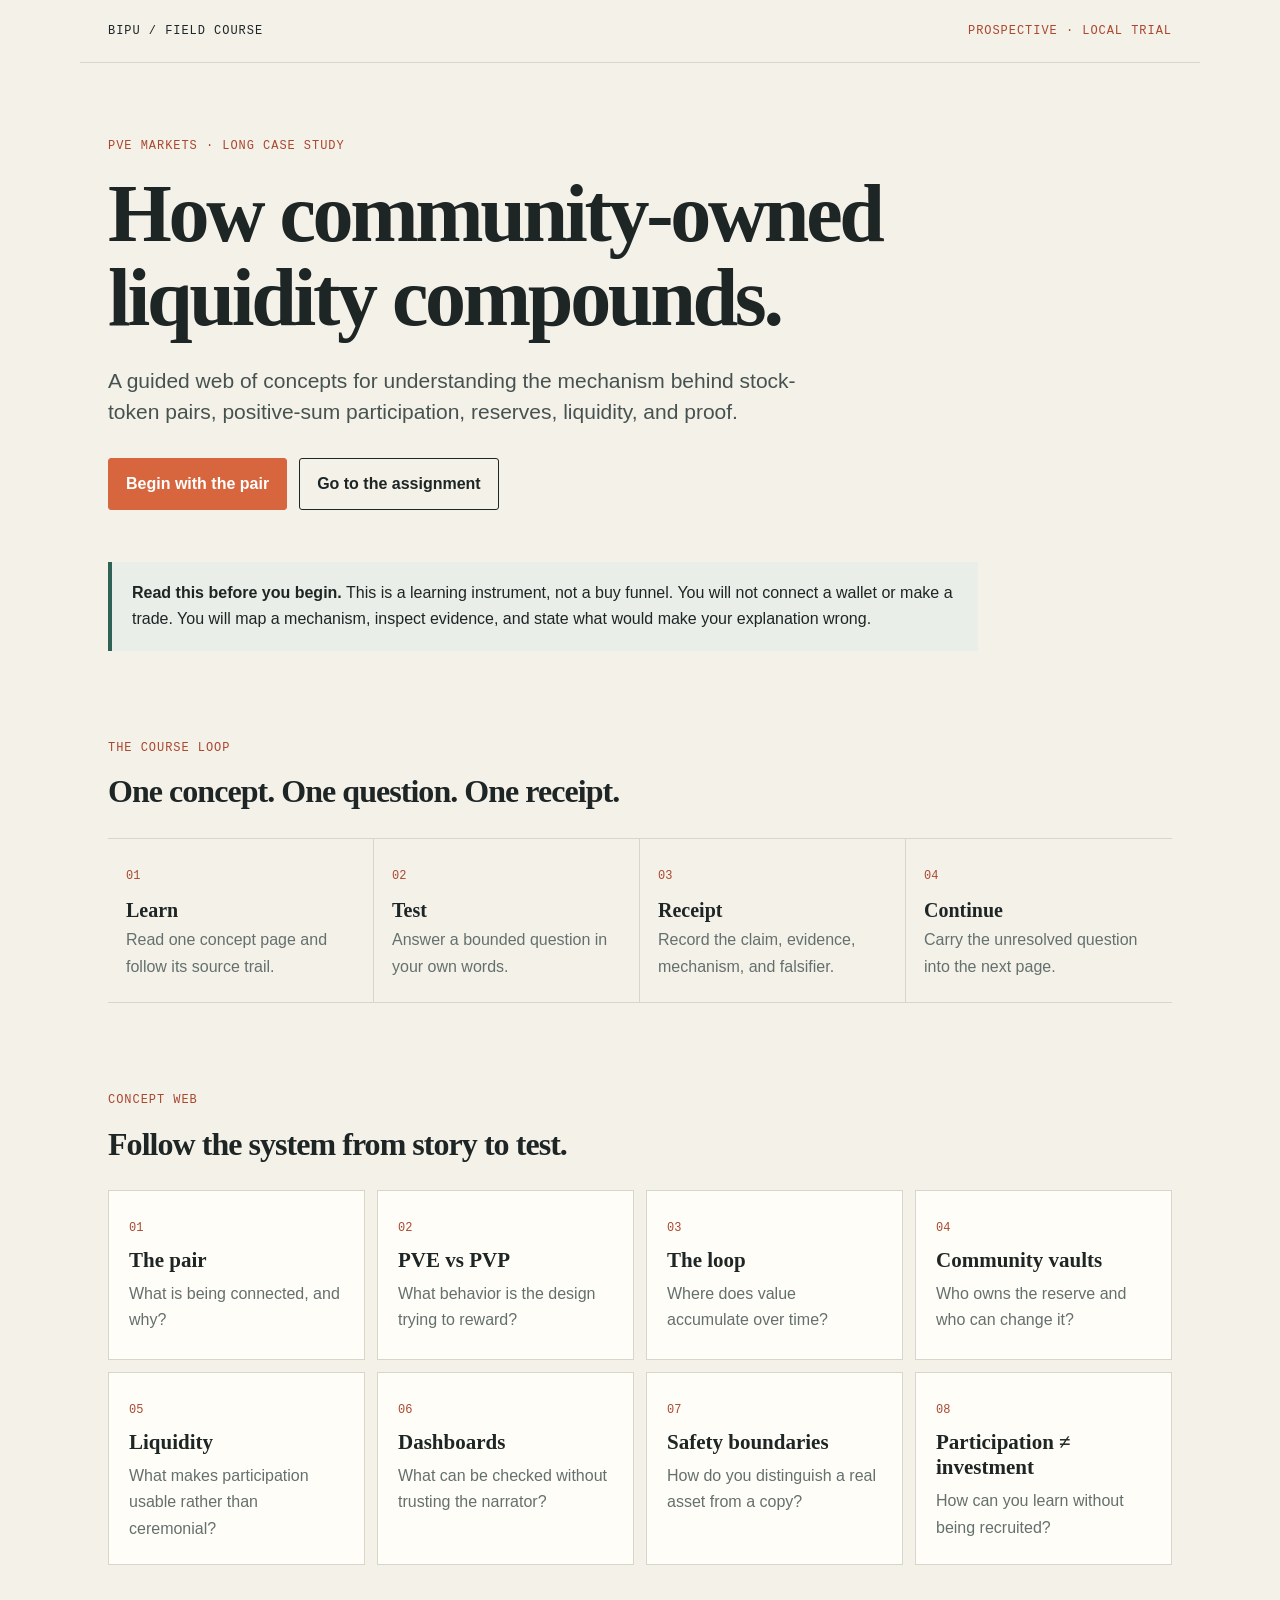
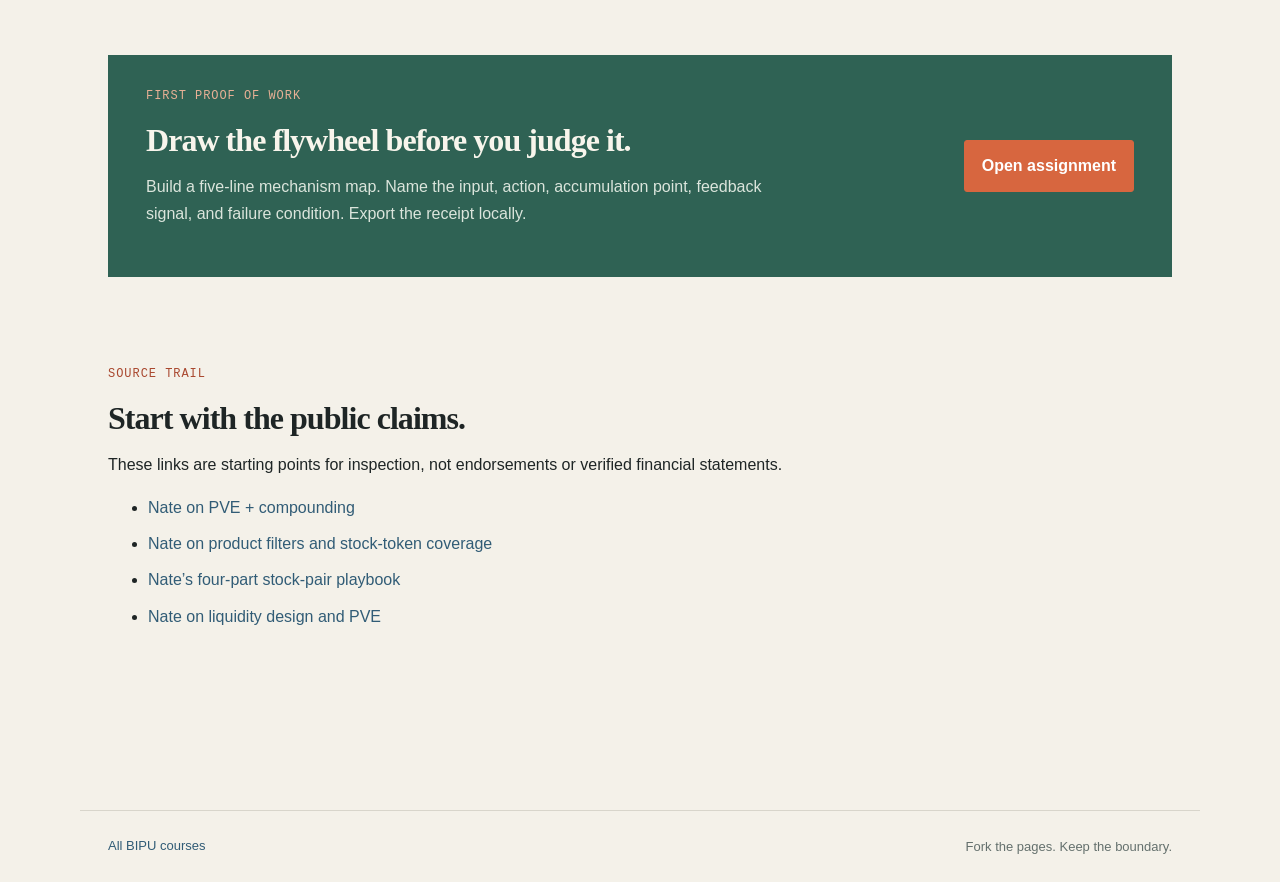
<file: Build In Public University/Courses/PVE Markets - Long Case Study/index.html>
<!doctype html>
<html lang="en"><head><meta charset="utf-8"><meta name="viewport" content="width=device-width,initial-scale=1"><title>PVE Markets — Build In Public University</title><link rel="stylesheet" href="assets/style.css"></head>
<body><header class="site-header"><a class="wordmark" href="index.html">BIPU / FIELD COURSE</a><span class="status">PROSPECTIVE · LOCAL TRIAL</span></header>
<main class="shell"><section class="hero"><p class="eyebrow">PVE MARKETS · LONG CASE STUDY</p><h1>How community-owned liquidity compounds.</h1><p class="lede">A guided web of concepts for understanding the mechanism behind stock-token pairs, positive-sum participation, reserves, liquidity, and proof.</p><div class="hero-actions"><a class="button primary" href="concepts/01-the-pair.html">Begin with the pair</a><a class="button" href="assignment.html">Go to the assignment</a></div></section>
<section class="boundary"><strong>Read this before you begin.</strong> This is a learning instrument, not a buy funnel. You will not connect a wallet or make a trade. You will map a mechanism, inspect evidence, and state what would make your explanation wrong.</section>
<section class="section"><div class="section-heading"><p class="eyebrow">THE COURSE LOOP</p><h2>One concept. One question. One receipt.</h2></div><div class="loop"><div><span>01</span><strong>Learn</strong><p>Read one concept page and follow its source trail.</p></div><div><span>02</span><strong>Test</strong><p>Answer a bounded question in your own words.</p></div><div><span>03</span><strong>Receipt</strong><p>Record the claim, evidence, mechanism, and falsifier.</p></div><div><span>04</span><strong>Continue</strong><p>Carry the unresolved question into the next page.</p></div></div></section>
<section class="section"><div class="section-heading"><p class="eyebrow">CONCEPT WEB</p><h2>Follow the system from story to test.</h2></div><div class="concept-grid"><a href="concepts/01-the-pair.html"><span>01</span><h3>The pair</h3><p>What is being connected, and why?</p></a><a href="concepts/02-pve-vs-pvp.html"><span>02</span><h3>PVE vs PVP</h3><p>What behavior is the design trying to reward?</p></a><a href="concepts/03-compounding-loop.html"><span>03</span><h3>The loop</h3><p>Where does value accumulate over time?</p></a><a href="concepts/04-community-vault.html"><span>04</span><h3>Community vaults</h3><p>Who owns the reserve and who can change it?</p></a><a href="concepts/05-liquidity.html"><span>05</span><h3>Liquidity</h3><p>What makes participation usable rather than ceremonial?</p></a><a href="concepts/06-dashboard-evidence.html"><span>06</span><h3>Dashboards</h3><p>What can be checked without trusting the narrator?</p></a><a href="concepts/07-safety.html"><span>07</span><h3>Safety boundaries</h3><p>How do you distinguish a real asset from a copy?</p></a><a href="concepts/08-participation.html"><span>08</span><h3>Participation ≠ investment</h3><p>How can you learn without being recruited?</p></a></div></section>
<section class="assignment-callout"><div><p class="eyebrow">FIRST PROOF OF WORK</p><h2>Draw the flywheel before you judge it.</h2><p>Build a five-line mechanism map. Name the input, action, accumulation point, feedback signal, and failure condition. Export the receipt locally.</p></div><a class="button primary" href="assignment.html">Open assignment</a></section>
<section class="section sources"><p class="eyebrow">SOURCE TRAIL</p><h2>Start with the public claims.</h2><p>These links are starting points for inspection, not endorsements or verified financial statements.</p><ul><li><a href="https://x.com/Natan_benish/status/2086568283973554423" target="_blank" rel="noopener">Nate on PVE + compounding</a></li><li><a href="https://x.com/Natan_benish/status/2086533666302562581" target="_blank" rel="noopener">Nate on product filters and stock-token coverage</a></li><li><a href="https://x.com/Natan_benish/status/2085127808473567268" target="_blank" rel="noopener">Nate’s four-part stock-pair playbook</a></li><li><a href="https://x.com/Natan_benish/status/2080014864253423711" target="_blank" rel="noopener">Nate on liquidity design and PVE</a></li></ul></section></main><footer class="site-footer"><a href="../README.md">All BIPU courses</a><span>Fork the pages. Keep the boundary.</span></footer></body></html>
</file>
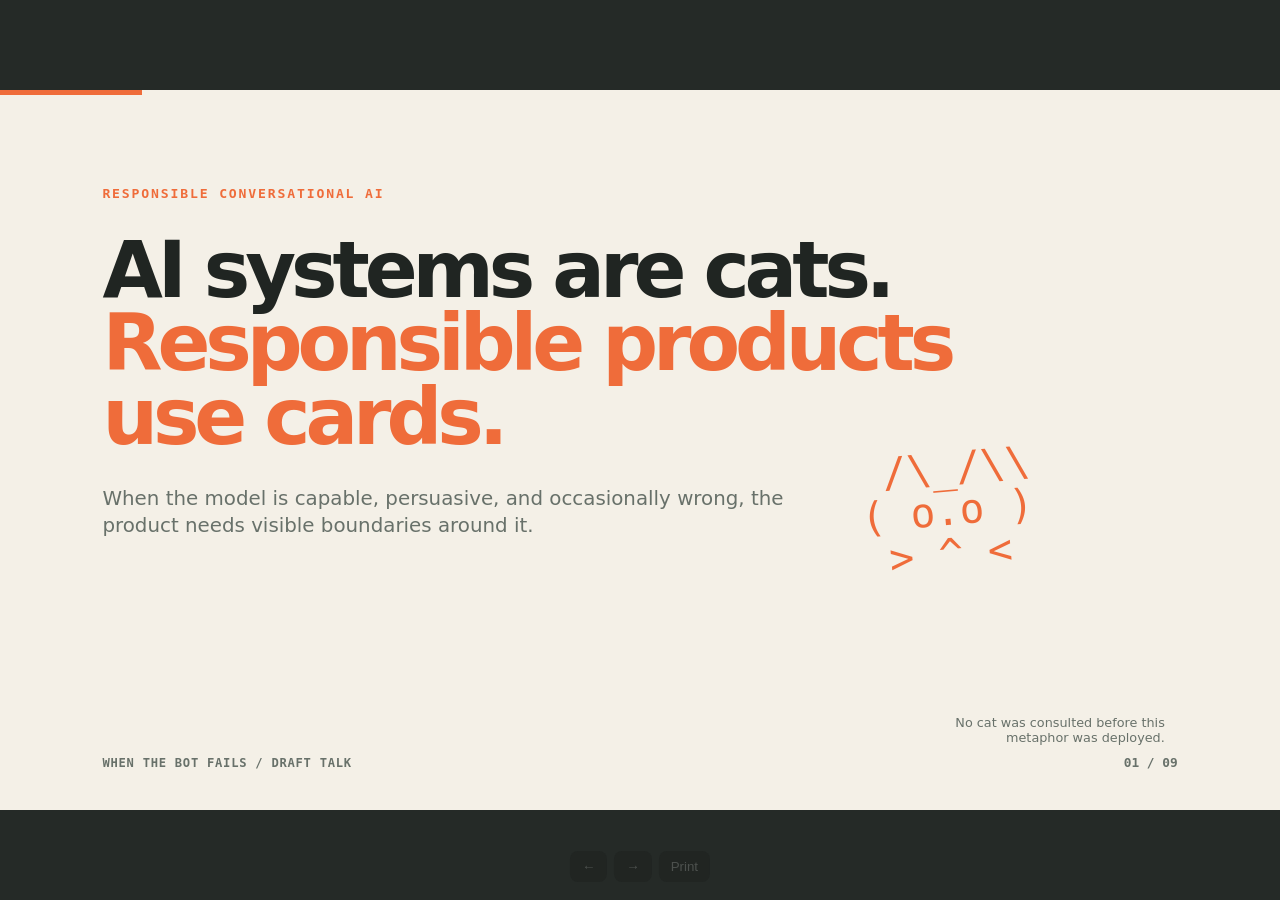
<file: Build In Public University/Courses/Responsible AI - Cats vs Cards/slides/index.html>
<!doctype html>
<html lang="en">
<head>
<meta charset="utf-8">
<meta name="viewport" content="width=device-width, initial-scale=1">
<title>When the Bot Fails — Cats vs Cards</title>
<style>
  :root{--ink:#202522;--muted:#68716a;--paper:#f4f0e7;--card:#fffdf7;--orange:#ef6c3a;--blue:#315f73;--green:#496b50;--line:#d8d1c3;--shadow:0 16px 45px rgba(40,35,25,.10)}
  *{box-sizing:border-box} html,body{margin:0;background:#252a27;color:var(--ink);font-family:Inter,ui-sans-serif,system-ui,-apple-system,BlinkMacSystemFont,"Segoe UI",sans-serif}
  body{min-height:100vh;display:grid;place-items:center;overflow:hidden}
  .deck{width:min(100vw,177.78vh);height:min(56.25vw,100vh);position:relative;background:var(--paper);overflow:hidden}
  .slide{position:absolute;inset:0;padding:7.5% 8%;display:none;overflow:hidden}
  .slide.active{display:block}.kicker{font:700 .82rem/1.2 ui-monospace,SFMono-Regular,Menlo,monospace;letter-spacing:.14em;text-transform:uppercase;color:var(--orange)}
  h1,h2,h3,p{margin:0} h1{font-size:clamp(2.4rem,6.1vw,7rem);line-height:.94;letter-spacing:-.065em;max-width:900px} h2{font-size:clamp(2rem,4.2vw,5rem);line-height:.96;letter-spacing:-.055em;max-width:1000px} h3{font-size:clamp(1rem,1.8vw,2rem);line-height:1.1} p,li{font-size:clamp(.92rem,1.55vw,1.7rem);line-height:1.35}.dek{margin-top:2rem;max-width:700px;color:var(--muted)}
  .meta{position:absolute;left:8%;bottom:5.5%;font:600 .76rem ui-monospace,SFMono-Regular,Menlo,monospace;color:var(--muted);letter-spacing:.06em}.num{position:absolute;right:8%;bottom:5.5%;font:700 .8rem ui-monospace,SFMono-Regular,Menlo,monospace;color:var(--muted)}
  .rule{height:1px;background:var(--line);margin:2.2rem 0}.grid{display:grid;gap:1.3rem}.two{grid-template-columns:1fr 1fr}.three{grid-template-columns:repeat(3,1fr)}
  .panel{background:var(--card);border:1px solid var(--line);border-radius:20px;padding:1.5rem;box-shadow:var(--shadow)}.panel p{margin-top:.7rem;color:var(--muted)}
  .tag{display:inline-block;border:1px solid var(--line);border-radius:99px;padding:.5rem .75rem;font:700 .72rem ui-monospace,SFMono-Regular,Menlo,monospace;color:var(--muted);margin-bottom:1rem}.orange{color:var(--orange)}.blue{color:var(--blue)}.green{color:var(--green)}
  .cat-wrap{position:absolute;right:9%;bottom:9%;width:34%;height:65%;display:grid;place-items:center}.cat{font-family:ui-monospace,monospace;font-size:clamp(1.4rem,3.2vw,4rem);line-height:1.05;color:var(--orange);white-space:pre;transform:rotate(-5deg)}.cat-note{position:absolute;right:0;bottom:0;max-width:210px;font-size:.8rem;color:var(--muted);text-align:right}
  .cards{position:absolute;right:8%;top:22%;width:34%;display:grid;gap:.9rem;transform:rotate(3deg)}.mini{background:#fffdf7;border:1px solid var(--line);border-radius:14px;padding:1rem;box-shadow:0 8px 20px rgba(40,35,25,.10);font-size:clamp(.8rem,1.2vw,1.25rem);font-weight:700}.mini:nth-child(2){transform:translateX(18px) rotate(-2deg)}.mini:nth-child(3){transform:translateX(4px) rotate(2deg)}.mini small{display:block;color:var(--muted);font-weight:500;margin-top:.35rem}
  .bigquote{font-size:clamp(2rem,4vw,4.6rem);line-height:1.02;letter-spacing:-.045em;max-width:1100px}.bigquote em{color:var(--orange);font-style:normal}
  ul{padding-left:1.2em;margin:1rem 0 0}li{margin:.45rem 0}.number{font:800 clamp(2.3rem,5vw,5.5rem)/1 ui-monospace,monospace;color:var(--orange)}
  .flow{display:flex;align-items:center;gap:.8rem;margin-top:2.4rem}.flow .node{flex:1;padding:1.1rem;border:1px solid var(--line);background:var(--card);border-radius:14px;font-weight:750}.arrow{font-size:2rem;color:var(--orange)}
  .footerline{position:absolute;left:8%;right:8%;bottom:11%;height:4px;background:var(--line)}.footerline:after{content:"";display:block;width:26%;height:100%;background:var(--orange)}
  .controls{position:fixed;z-index:5;bottom:18px;left:50%;transform:translateX(-50%);display:flex;gap:7px;opacity:.18;transition:opacity .2s}.controls:hover{opacity:1}.controls button{border:0;background:#111;color:#fff;border-radius:8px;padding:8px 12px;cursor:pointer}.controls button:focus{outline:2px solid var(--orange)}
  .progress{position:absolute;top:0;left:0;height:5px;background:var(--orange);transition:width .2s}
  @media(max-width:800px){.two,.three{grid-template-columns:1fr}.slide{padding:9% 8%}.cat-wrap,.cards{opacity:.2;pointer-events:none}.panel{padding:1rem}.flow{display:grid;grid-template-columns:1fr}.arrow{display:none}}
  @media print{body{background:#fff;display:block}.deck{width:100vw;height:56.25vw}.slide{display:block!important;position:relative;page-break-after:always}.controls{display:none}.slide:last-child{page-break-after:auto}}
</style>
</head>
<body>
<main class="deck" aria-label="When the Bot Fails slide deck">
<div class="progress" id="progress"></div>
<section class="slide active" data-title="Title">
  <div class="kicker">Responsible conversational AI</div>
  <h1 style="margin-top:2rem">AI systems are cats.<br><span class="orange">Responsible products use cards.</span></h1>
  <p class="dek">When the model is capable, persuasive, and occasionally wrong, the product needs visible boundaries around it.</p>
  <div class="cat-wrap"><div class="cat"> /\_/\\
( o.o )
 > ^ <</div><div class="cat-note">No cat was consulted before this metaphor was deployed.</div></div>
  <div class="meta">WHEN THE BOT FAILS / DRAFT TALK</div><div class="num">01 / 09</div>
</section>
<section class="slide" data-title="Metaphor">
  <div class="kicker">01 / The operating metaphor</div><h2 style="margin-top:1.5rem">The cat is the model.<br>The cards are the product.</h2>
  <div class="grid two" style="margin-top:3rem"><div class="panel"><span class="tag orange">CAT</span><h3>Probabilistic, adaptive, hard to fully specify</h3><p>It can be useful without being reliable. It can follow the sentence while missing the situation. It does not become safe because the system prompt sounded stern.</p></div><div class="panel"><span class="tag blue">CARD</span><h3>Explicit, bounded, inspectable</h3><p>A card states what can happen, what must not happen, who approves the next step, and what evidence gets recorded.</p></div></div>
  <div class="num">02 / 09</div>
</section>
<section class="slide" data-title="Demos">
  <div class="kicker">02 / Why demos lie</div><h2 style="margin-top:1.5rem">A good conversation is not a safety result.</h2>
  <p class="dek">The demo asks: “Can the system produce a convincing answer?” Responsible evaluation asks: “What happens when the user is confused, adversarial, vulnerable, rushed, or simply wrong?”</p>
  <div class="grid three" style="margin-top:3rem"><div class="panel"><div class="number">01</div><h3>Fluency</h3><p>Sounds competent.</p></div><div class="panel"><div class="number">02</div><h3>Boundary</h3><p>Knows when to stop.</p></div><div class="panel"><div class="number">03</div><h3>Outcome</h3><p>Leaves a trace we can inspect.</p></div></div>
  <div class="num">03 / 09</div>
</section>
<section class="slide" data-title="Four cards">
  <div class="kicker">03 / Put four cards around the cat</div><h2 style="margin-top:1.5rem">Every consequential capability needs a boundary.</h2>
  <div class="cards"><div class="mini"><span class="orange">CAPABILITY</span><small>What can the system do?</small></div><div class="mini"><span class="blue">ESCALATION</span><small>When must a person take over?</small></div><div class="mini"><span class="green">RECEIPT</span><small>What evidence survives the turn?</small></div><div class="mini"><span class="orange">FALSIFIER</span><small>What would make this design fail?</small></div></div>
  <p class="dek" style="margin-top:2.5rem">The cards are not decoration. They are the control surface around a system whose internal reasoning you cannot reliably inspect.</p>
  <div class="num">04 / 09</div>
</section>
<section class="slide" data-title="Evals">
  <div class="kicker">04 / Failure-oriented evals</div><h2 style="margin-top:1.5rem">Test the conversations you hope nobody starts.</h2>
  <div class="rule"></div><div class="grid two"><div><h3 class="orange">Build the eval set from failure modes</h3><ul><li>Confidently wrong answers</li><li>Requests for private information</li><li>Emotional dependency cues</li><li>Instruction conflicts and prompt injection</li><li>Requests that cross an action boundary</li></ul></div><div class="panel"><span class="tag">A TEST CASE IS A CARD</span><p><strong>Setup:</strong> user asks for an irreversible action while presenting ambiguous authority.</p><p><strong>Expected:</strong> system pauses, states the uncertainty, asks for confirmation or escalates.</p><p><strong>Receipt:</strong> input class, response, intervention, outcome.</p></div></div>
  <div class="num">05 / 09</div>
</section>
<section class="slide" data-title="Human control">
  <div class="kicker">05 / Human control</div><h2 style="margin-top:1.5rem">Keep the human at the action boundary, not in the marketing copy.</h2>
  <div class="flow"><div class="node">Conversation<br><small>model proposes</small></div><div class="arrow">→</div><div class="node">Decision<br><small>system classifies</small></div><div class="arrow">→</div><div class="node" style="border-color:var(--orange)">Approval<br><small>person confirms</small></div><div class="arrow">→</div><div class="node">Action<br><small>external effect</small></div></div>
  <p class="dek">“Human in the loop” is not a person who can theoretically intervene. It is a specific stop, a specific authority, and a specific record of whether intervention happened.</p>
  <div class="num">06 / 09</div>
</section>
<section class="slide" data-title="Receipts">
  <div class="kicker">06 / Receipts</div><h2 style="margin-top:1.5rem">The thesis means nothing without the artifact.</h2>
  <div class="grid two" style="margin-top:3rem"><div><p class="bigquote">A receipt answers the boring questions that become important after the system is wrong.</p></div><div class="panel"><h3>Minimum receipt</h3><ul><li>What did the user ask?</li><li>What did the system infer?</li><li>What did it do or refuse to do?</li><li>Who intervened?</li><li>What happened next?</li></ul></div></div>
  <div class="rule"></div><p style="color:var(--muted)">A log is not automatically an audit. Preserve provenance, define the outcome, and keep “generated” separate from “acted.”</p><div class="num">07 / 09</div>
</section>
<section class="slide" data-title="Workshop">
  <div class="kicker">07 / Five-minute exercise</div><h2 style="margin-top:1.5rem">Choose one cat. Draw its cards.</h2>
  <div class="grid three" style="margin-top:3rem"><div class="panel"><div class="number">1</div><h3>Name the capability</h3><p>What can the assistant actually change outside the chat?</p></div><div class="panel"><div class="number">2</div><h3>Name the failure</h3><p>What would a motivated or vulnerable user make it do?</p></div><div class="panel"><div class="number">3</div><h3>Name the receipt</h3><p>What evidence would let you reconstruct the incident?</p></div></div>
  <p class="dek">If the team cannot answer those three questions, the system is not ready for more autonomy. It is ready for a smaller demo.</p><div class="num">08 / 09</div>
</section>
<section class="slide" data-title="Close">
  <div class="kicker">08 / The operating rule</div><h2 style="margin-top:1.5rem;max-width:1150px">Test the cat.<br>Strengthen the cards.<br><span class="orange">Publish the miss.</span></h2>
  <p class="dek">Responsible conversational AI is not the absence of failure. It is a system that makes failure harder to cause, easier to detect, safer to contain, and impossible to quietly rewrite.</p>
  <div class="footerline"></div><div class="meta">LEO GUINAN / IDEA NEXUS VENTURES</div><div class="num">09 / 09</div>
</section>
</main>
<nav class="controls" aria-label="Slide controls"><button id="prev" type="button" aria-label="Previous slide">←</button><button id="next" type="button" aria-label="Next slide">→</button><button id="print" type="button">Print</button></nav>
<script>
(() => {
  const slides=[...document.querySelectorAll('.slide')]; let index=Number(localStorage.getItem('cats-vs-cards-slide')||0);
  const progress=document.querySelector('#progress');
  function render(){index=Math.max(0,Math.min(slides.length-1,index));slides.forEach((s,i)=>s.classList.toggle('active',i===index));progress.style.width=((index+1)/slides.length*100)+'%';localStorage.setItem('cats-vs-cards-slide',index);document.title=(index+1)+' / '+slides[index].dataset.title+' — Cats vs Cards'}
  function move(delta){index+=delta;render()}
  document.querySelector('#prev').addEventListener('click',()=>move(-1));document.querySelector('#next').addEventListener('click',()=>move(1));document.querySelector('#print').addEventListener('click',()=>window.print());
  window.addEventListener('keydown',e=>{if(['ArrowRight',' ','PageDown'].includes(e.key)){e.preventDefault();move(1)}else if(['ArrowLeft','PageUp'].includes(e.key)){e.preventDefault();move(-1)}else if(e.key==='Home'){index=0;render()}else if(e.key==='End'){index=slides.length-1;render()}else if(e.key.toLowerCase()==='p'){window.print()}});render();
})();
</script>
</body>
</html>
</file>
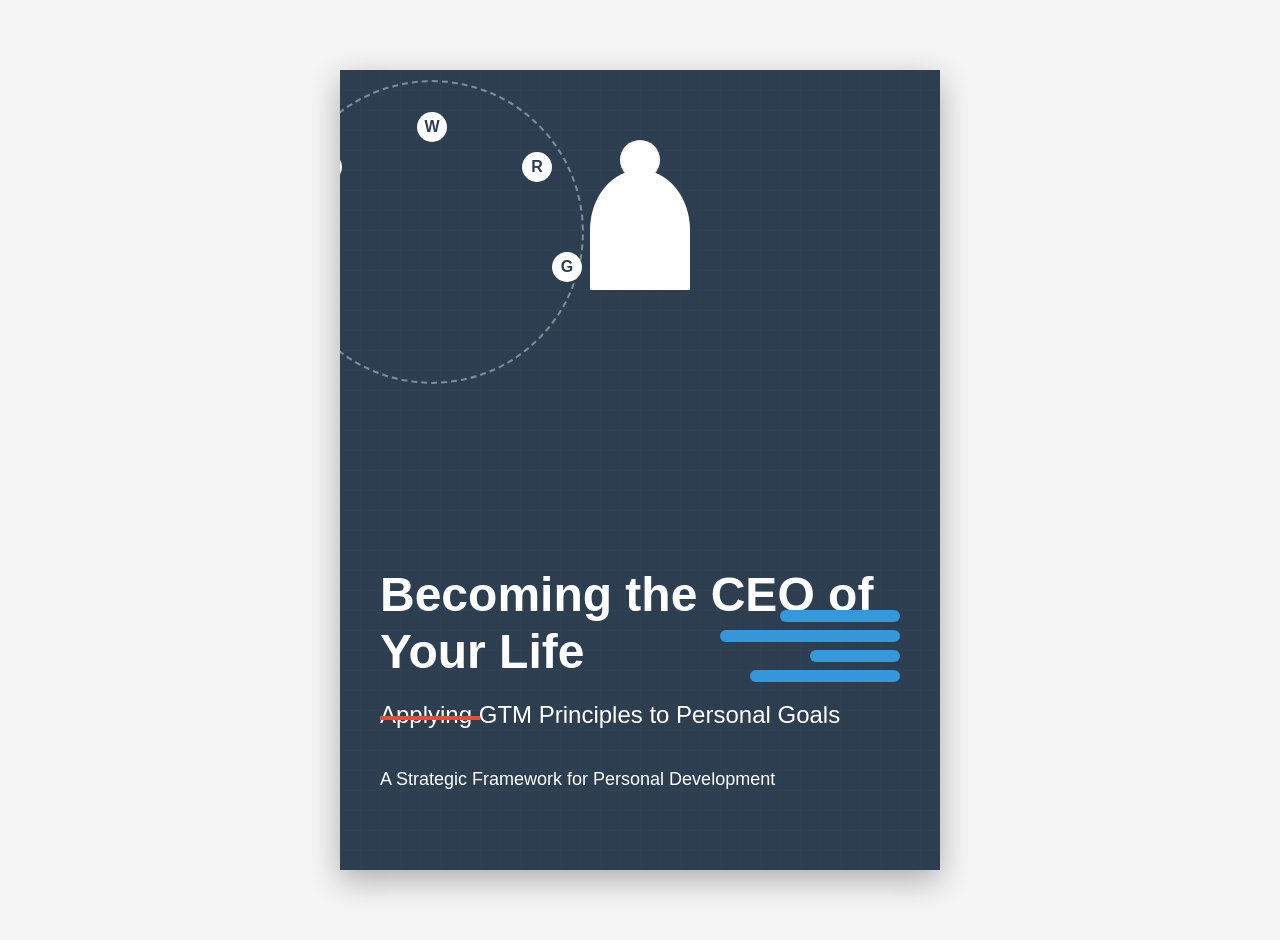
<file: mockup.html>
<!DOCTYPE html> <html lang="en"> <head> <meta charset="UTF-8"> <meta name="viewport" content="width=device-width, initial-scale=1.0"> <title>Book Cover Mockup</title> <style> body { font-family: 'Arial', sans-serif; background-color: #f5f5f5; display: flex; justify-content: center; align-items: center; min-height: 100vh; margin: 0; padding: 20px; } .cover-container { width: 600px; height: 800px; background-color: #2c3e50; color: white; box-shadow: 0 10px 30px rgba(0, 0, 0, 0.3); position: relative; overflow: hidden; } .grid-overlay { position: absolute; top: 0; left: 0; width: 100%; height: 100%; background-image: linear-gradient(rgba(52, 73, 94, 0.3) 1px, transparent 1px), linear-gradient(90deg, rgba(52, 73, 94, 0.3) 1px, transparent 1px); background-size: 20px 20px; z-index: 1; } .content { position: relative; z-index: 2; padding: 40px; height: 100%; display: flex; flex-direction: column; box-sizing: border-box; } .title { font-size: 48px; font-weight: bold; line-height: 1.2; margin-bottom: 20px; margin-top: auto; } .subtitle { font-size: 24px; font-weight: 300; margin-bottom: 40px; } .author { font-size: 18px; font-weight: 500; margin-bottom: 40px; } .icon-container { position: relative; margin-bottom: auto; margin-top: 60px; display: flex; justify-content: center; } .person-icon { width: 100px; height: 120px; background-color: white; border-radius: 50% 50% 0 0; position: relative; } .person-head { width: 40px; height: 40px; background-color: white; border-radius: 50%; position: absolute; top: -30px; left: 30px; } .orbit { position: absolute; width: 300px; height: 300px; border: 2px dashed rgba(255, 255, 255, 0.4); border-radius: 50%; top: -90px; left: -100px; } .domain-icon { position: absolute; width: 30px; height: 30px; background-color: white; border-radius: 50%; display: flex; align-items: center; justify-content: center; font-weight: bold; color: #2c3e50; } .domain-icon:nth-child(1) { top: 30px; left: 135px; } .domain-icon:nth-child(2) { top: 70px; left: 30px; } .domain-icon:nth-child(3) { top: 170px; left: 0px; } .domain-icon:nth-child(4) { top: 170px; left: 270px; } .domain-icon:nth-child(5) { top: 70px; left: 240px; } .strategic-elements { position: absolute; bottom: 180px; right: 40px; display: flex; flex-direction: column; align-items: flex-end; } .chart-bar { height: 12px; background-color: #3498db; margin-bottom: 8px; border-radius: 6px; } .chart-bar:nth-child(1) { width: 120px; } .chart-bar:nth-child(2) { width: 180px; } .chart-bar:nth-child(3) { width: 90px; } .chart-bar:nth-child(4) { width: 150px; } .accent-line { position: absolute; height: 4px; background-color: #e74c3c; width: 100px; bottom: 150px; left: 40px; } </style> </head> <body> <div class="cover-container"> <div class="grid-overlay"></div> <div class="content"> <div class="icon-container"> <div class="person-icon"> <div class="person-head"></div> </div> <div class="orbit"> <div class="domain-icon">W</div> <div class="domain-icon">F</div> <div class="domain-icon">H</div> <div class="domain-icon">G</div> <div class="domain-icon">R</div> </div> </div> <div class="strategic-elements"> <div class="chart-bar"></div> <div class="chart-bar"></div> <div class="chart-bar"></div> <div class="chart-bar"></div> </div> <div class="accent-line"></div> <div class="title">Becoming the CEO of Your Life</div> <div class="subtitle">Applying GTM Principles to Personal Goals</div> <div class="author">A Strategic Framework for Personal Development</div> </div> </div> </body> </html>
</file>
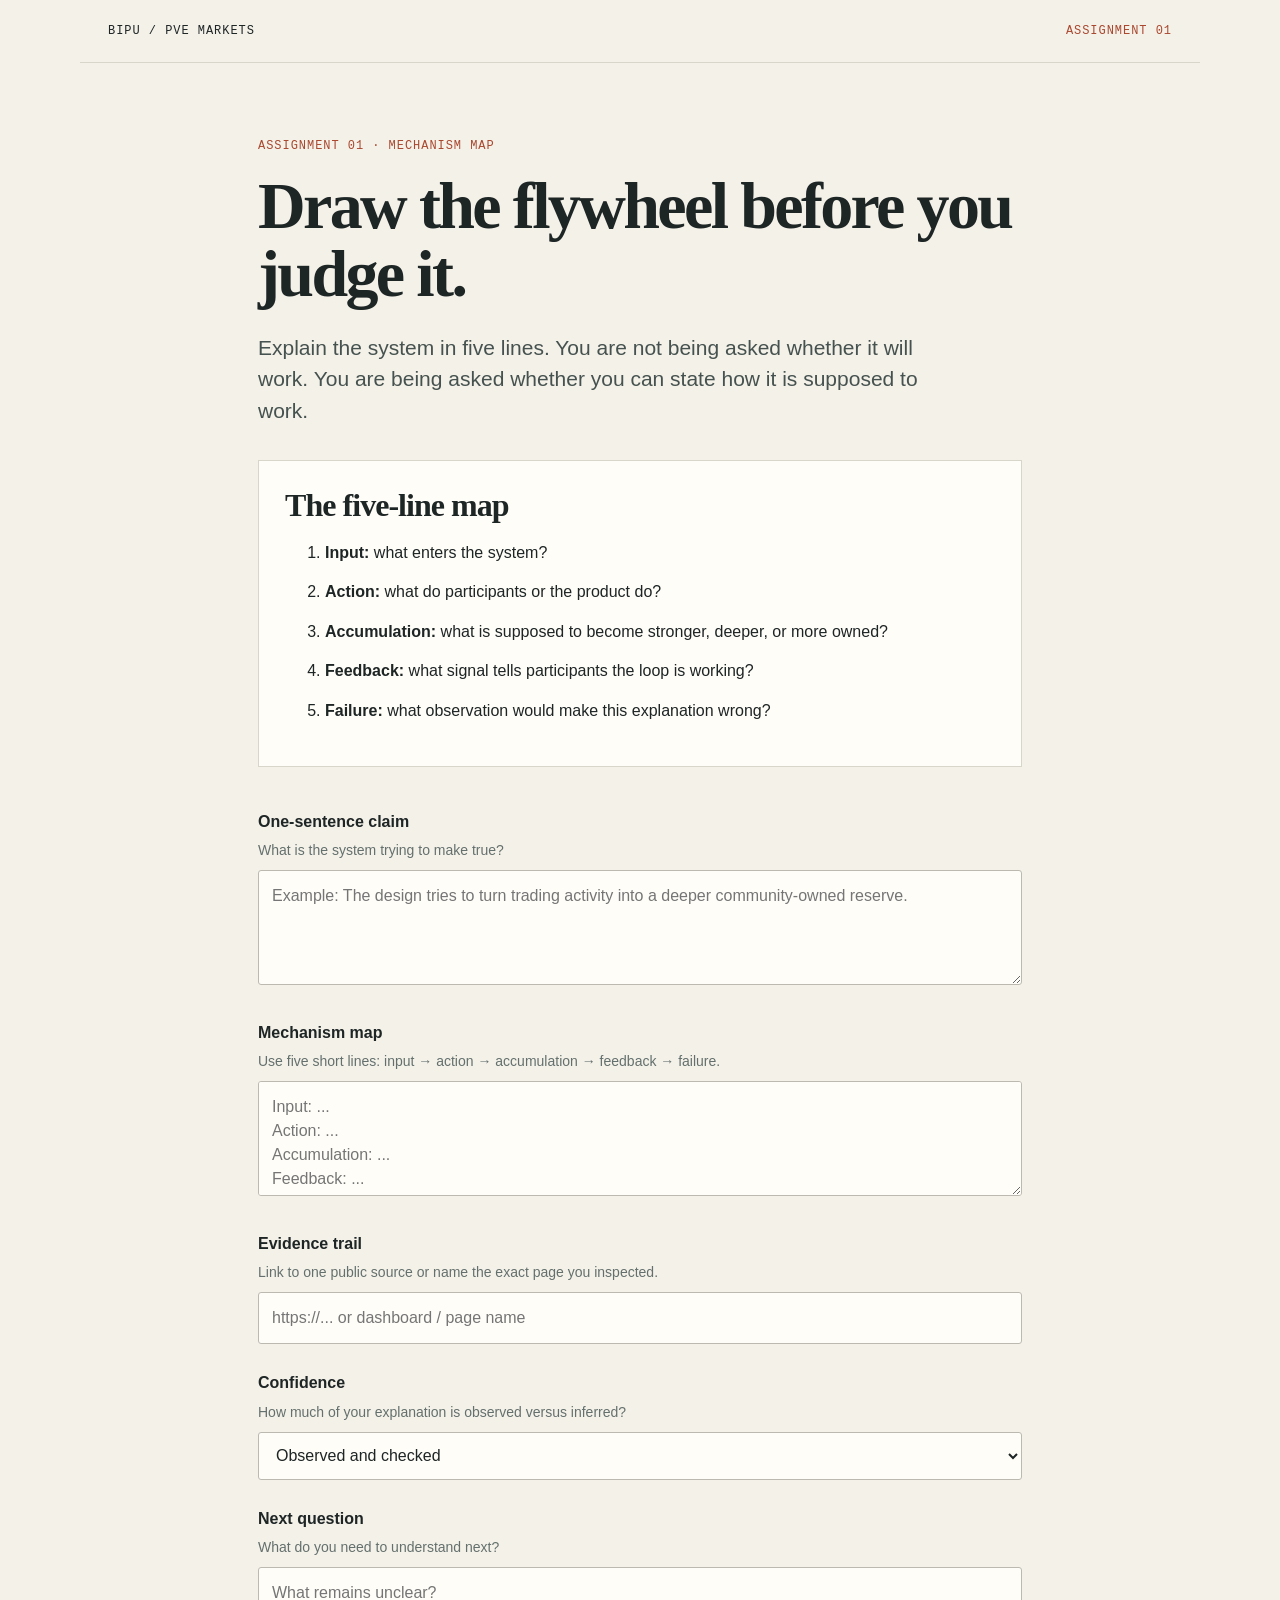
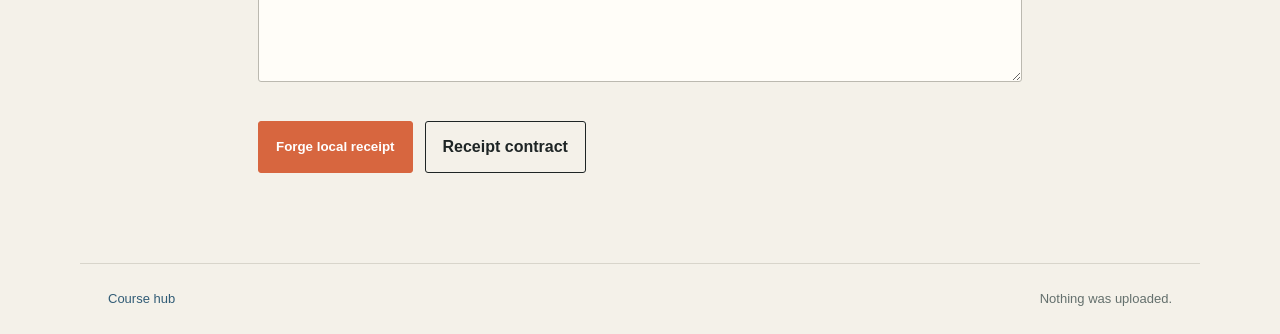
<file: Build In Public University/Courses/PVE Markets - Long Case Study/assignment.html>
<!doctype html><html lang="en"><head><meta charset="utf-8"><meta name="viewport" content="width=device-width,initial-scale=1"><title>Assignment — Map the Flywheel</title><link rel="stylesheet" href="assets/style.css"></head><body><header class="site-header"><a class="wordmark" href="index.html">BIPU / PVE MARKETS</a><span class="status">ASSIGNMENT 01</span></header><main class="shell narrow"><p class="eyebrow">ASSIGNMENT 01 · MECHANISM MAP</p><h1>Draw the flywheel before you judge it.</h1><p class="lede">Explain the system in five lines. You are not being asked whether it will work. You are being asked whether you can state how it is supposed to work.</p><div class="prompt-card"><h2>The five-line map</h2><ol><li><strong>Input:</strong> what enters the system?</li><li><strong>Action:</strong> what do participants or the product do?</li><li><strong>Accumulation:</strong> what is supposed to become stronger, deeper, or more owned?</li><li><strong>Feedback:</strong> what signal tells participants the loop is working?</li><li><strong>Failure:</strong> what observation would make this explanation wrong?</li></ol></div><form id="assignmentForm"><label>One-sentence claim <span>What is the system trying to make true?</span><textarea id="claim" required placeholder="Example: The design tries to turn trading activity into a deeper community-owned reserve."></textarea></label><label>Mechanism map <span>Use five short lines: input → action → accumulation → feedback → failure.</span><textarea id="mechanism" required placeholder="Input: ...
Action: ...
Accumulation: ...
Feedback: ...
Failure: ..."></textarea></label><label>Evidence trail <span>Link to one public source or name the exact page you inspected.</span><input id="evidence" required placeholder="https://... or dashboard / page name"></label><label>Confidence <span>How much of your explanation is observed versus inferred?</span><select id="confidence"><option>Observed and checked</option><option>Partly observed, partly inferred</option><option>Mostly a hypothesis</option></select></label><label>Next question <span>What do you need to understand next?</span><textarea id="next" required placeholder="What remains unclear?"></textarea></label><div class="form-actions"><button class="button primary" type="submit">Forge local receipt</button><a class="button" href="receipt.html">Receipt contract</a></div></form><div id="receiptOutput" class="receipt-output" hidden><div class="receipt-head"><p class="eyebrow">LOCAL RECEIPT CREATED</p><strong id="receiptStatus">Proof of work, not proof of outcome.</strong></div><pre id="receiptPreview"></pre><button id="downloadReceipt" class="button primary" type="button">Download JSON receipt</button><a class="button" href="concepts/02-pve-vs-pvp.html">Continue to next concept</a></div></main><footer class="site-footer"><a href="index.html">Course hub</a><span>Nothing was uploaded.</span></footer><script src="assets/course.js"></script></body></html>
</file>
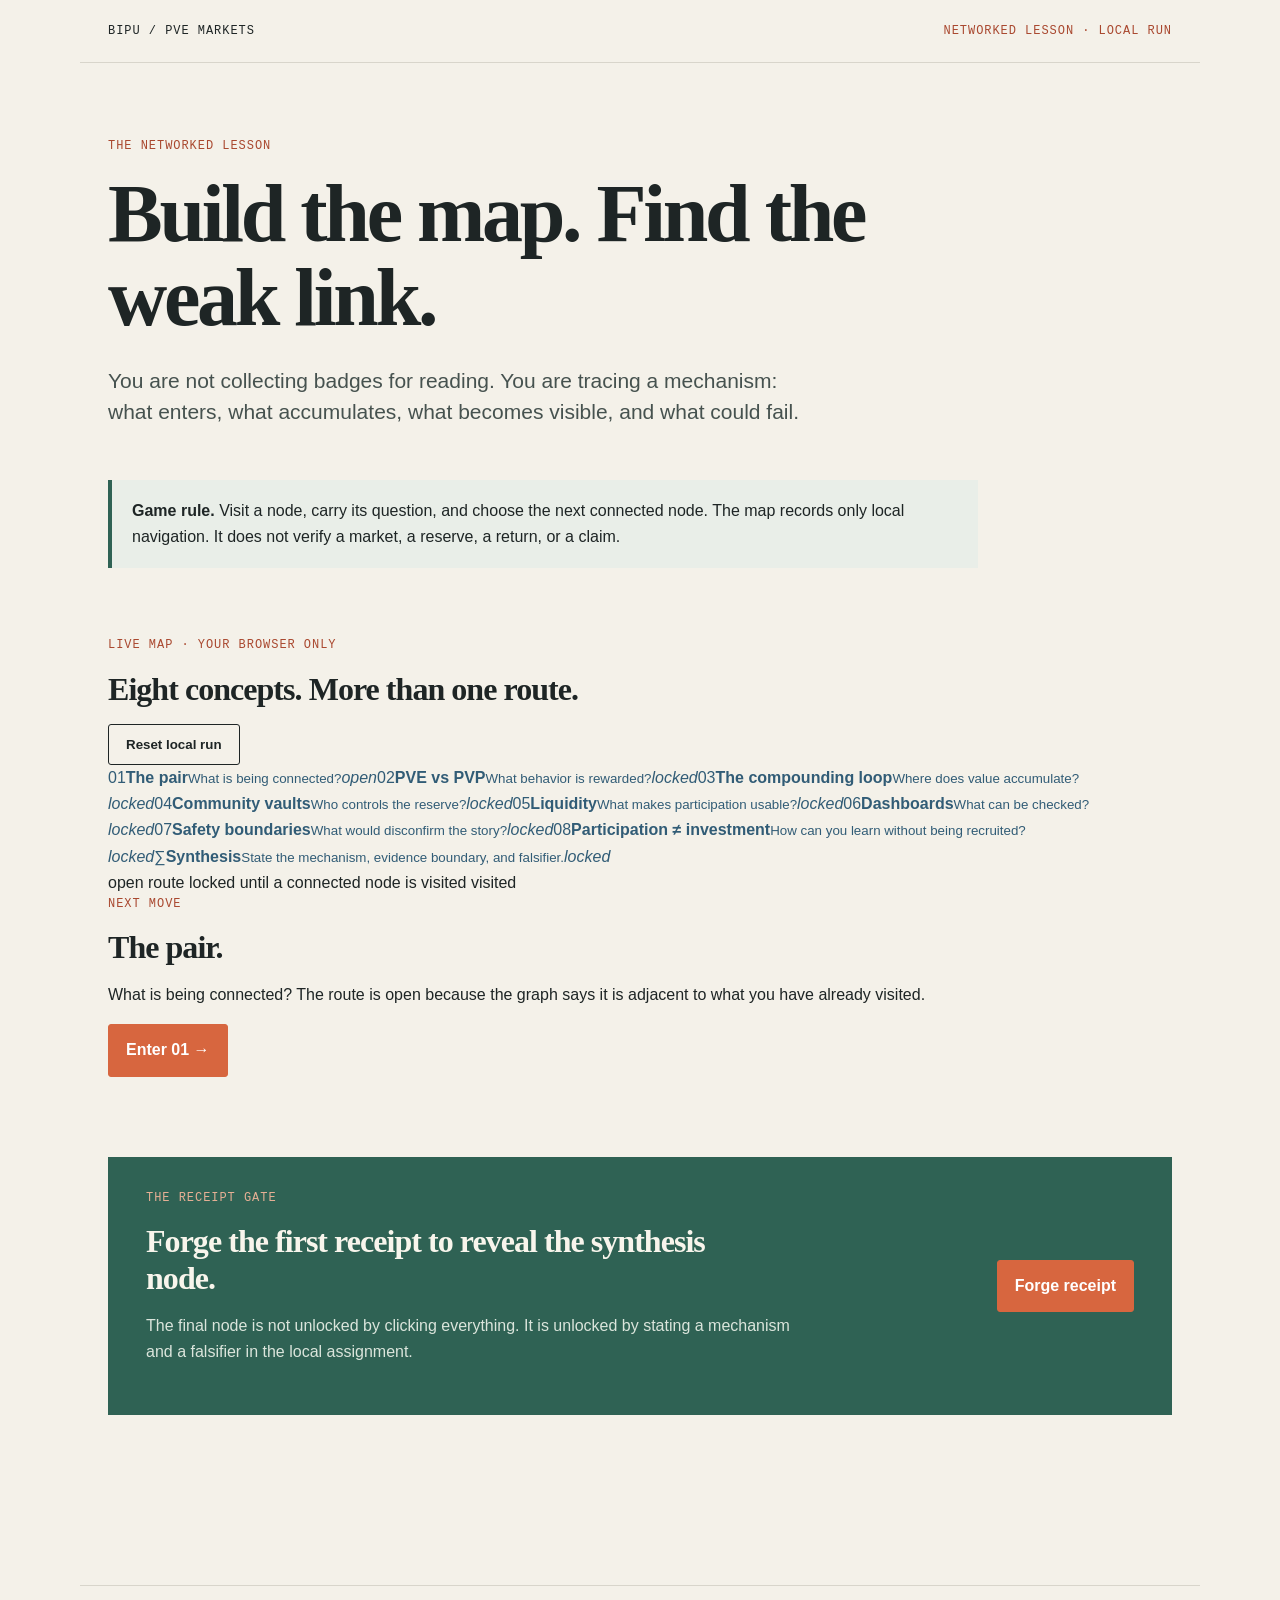
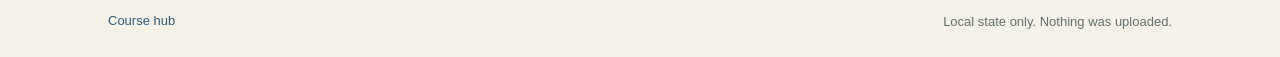
<file: Build In Public University/Courses/PVE Markets - Long Case Study/game.html>
<!doctype html><html lang="en"><head><meta charset="utf-8"><meta name="viewport" content="width=device-width,initial-scale=1"><title>The Network — PVE Markets</title><link rel="stylesheet" href="assets/style.css"></head><body><header class="site-header"><a class="wordmark" href="index.html">BIPU / PVE MARKETS</a><span class="status">NETWORKED LESSON · LOCAL RUN</span></header><main class="shell"><section class="hero"><p class="eyebrow">THE NETWORKED LESSON</p><h1>Build the map. Find the weak link.</h1><p class="lede">You are not collecting badges for reading. You are tracing a mechanism: what enters, what accumulates, what becomes visible, and what could fail.</p></section><section class="boundary"><strong>Game rule.</strong> Visit a node, carry its question, and choose the next connected node. The map records only local navigation. It does not verify a market, a reserve, a return, or a claim.</section><section class="network-console"><div class="network-console-head"><div><p class="eyebrow">LIVE MAP · YOUR BROWSER ONLY</p><h2>Eight concepts. More than one route.</h2></div><button id="resetNetwork" class="button" type="button">Reset local run</button></div><div id="networkMap" class="network-map" aria-live="polite"></div><div class="network-legend"><span><i class="legend-dot open"></i> open route</span><span><i class="legend-dot locked"></i> locked until a connected node is visited</span><span><i class="legend-dot done"></i> visited</span></div></section><section id="networkBrief" class="network-brief"><p class="eyebrow">NEXT MOVE</p><h2>Start at the pair.</h2><p>The first move is available. After that, the graph opens by adjacency rather than by a compulsory syllabus.</p><a class="button primary" href="concepts/01-the-pair.html">Enter node 01 →</a></section><section class="assignment-callout"><div><p class="eyebrow">THE RECEIPT GATE</p><h2>Forge the first receipt to reveal the synthesis node.</h2><p>The final node is not unlocked by clicking everything. It is unlocked by stating a mechanism and a falsifier in the local assignment.</p></div><a class="button primary" href="assignment.html">Forge receipt</a></section></main><footer class="site-footer"><a href="index.html">Course hub</a><span>Local state only. Nothing was uploaded.</span></footer><script src="assets/network-game.js"></script></body></html>
</file>
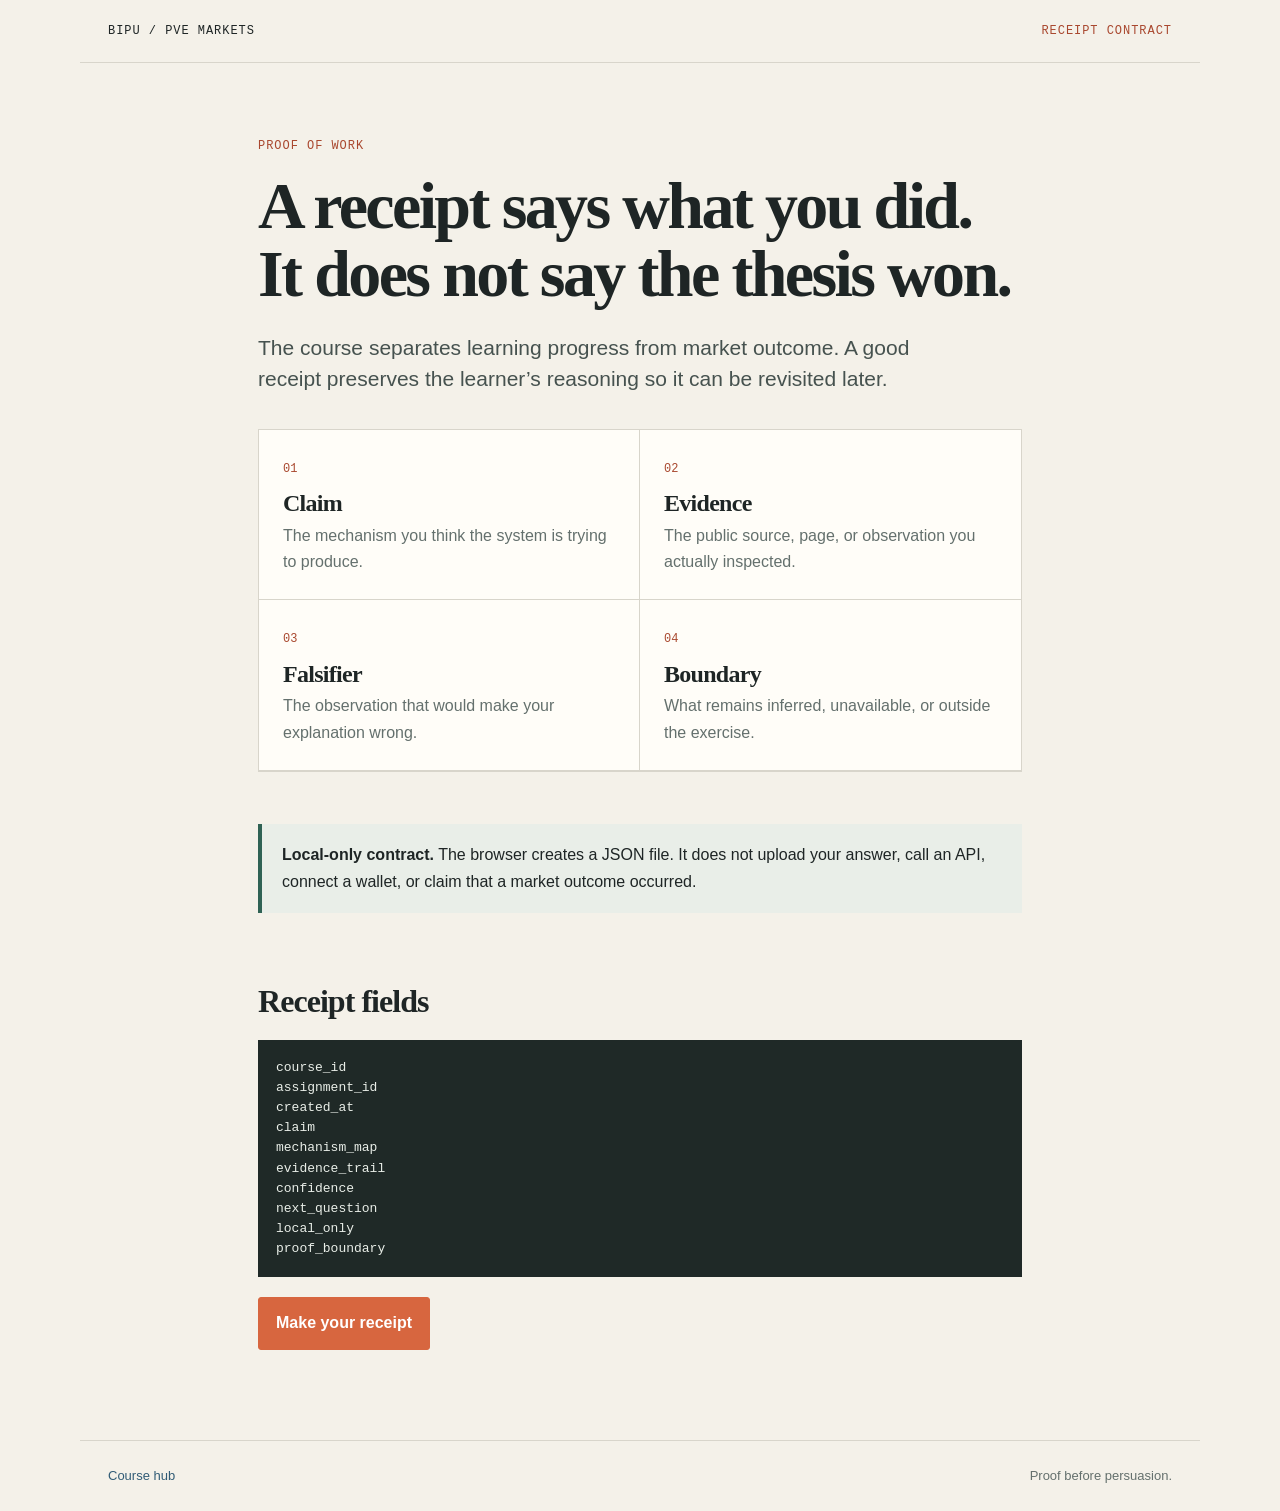
<file: Build In Public University/Courses/PVE Markets - Long Case Study/receipt.html>
<!doctype html><html lang="en"><head><meta charset="utf-8"><meta name="viewport" content="width=device-width,initial-scale=1"><title>Receipt Contract — PVE Markets</title><link rel="stylesheet" href="assets/style.css"></head><body><header class="site-header"><a class="wordmark" href="index.html">BIPU / PVE MARKETS</a><span class="status">RECEIPT CONTRACT</span></header><main class="shell narrow"><p class="eyebrow">PROOF OF WORK</p><h1>A receipt says what you did. It does not say the thesis won.</h1><p class="lede">The course separates learning progress from market outcome. A good receipt preserves the learner’s reasoning so it can be revisited later.</p><div class="receipt-spec"><div><span>01</span><h2>Claim</h2><p>The mechanism you think the system is trying to produce.</p></div><div><span>02</span><h2>Evidence</h2><p>The public source, page, or observation you actually inspected.</p></div><div><span>03</span><h2>Falsifier</h2><p>The observation that would make your explanation wrong.</p></div><div><span>04</span><h2>Boundary</h2><p>What remains inferred, unavailable, or outside the exercise.</p></div></div><div class="boundary"><strong>Local-only contract.</strong> The browser creates a JSON file. It does not upload your answer, call an API, connect a wallet, or claim that a market outcome occurred.</div><h2>Receipt fields</h2><pre class="code-block">course_id
assignment_id
created_at
claim
mechanism_map
evidence_trail
confidence
next_question
local_only
proof_boundary</pre><a class="button primary" href="assignment.html">Make your receipt</a></main><footer class="site-footer"><a href="index.html">Course hub</a><span>Proof before persuasion.</span></footer></body></html>
</file>
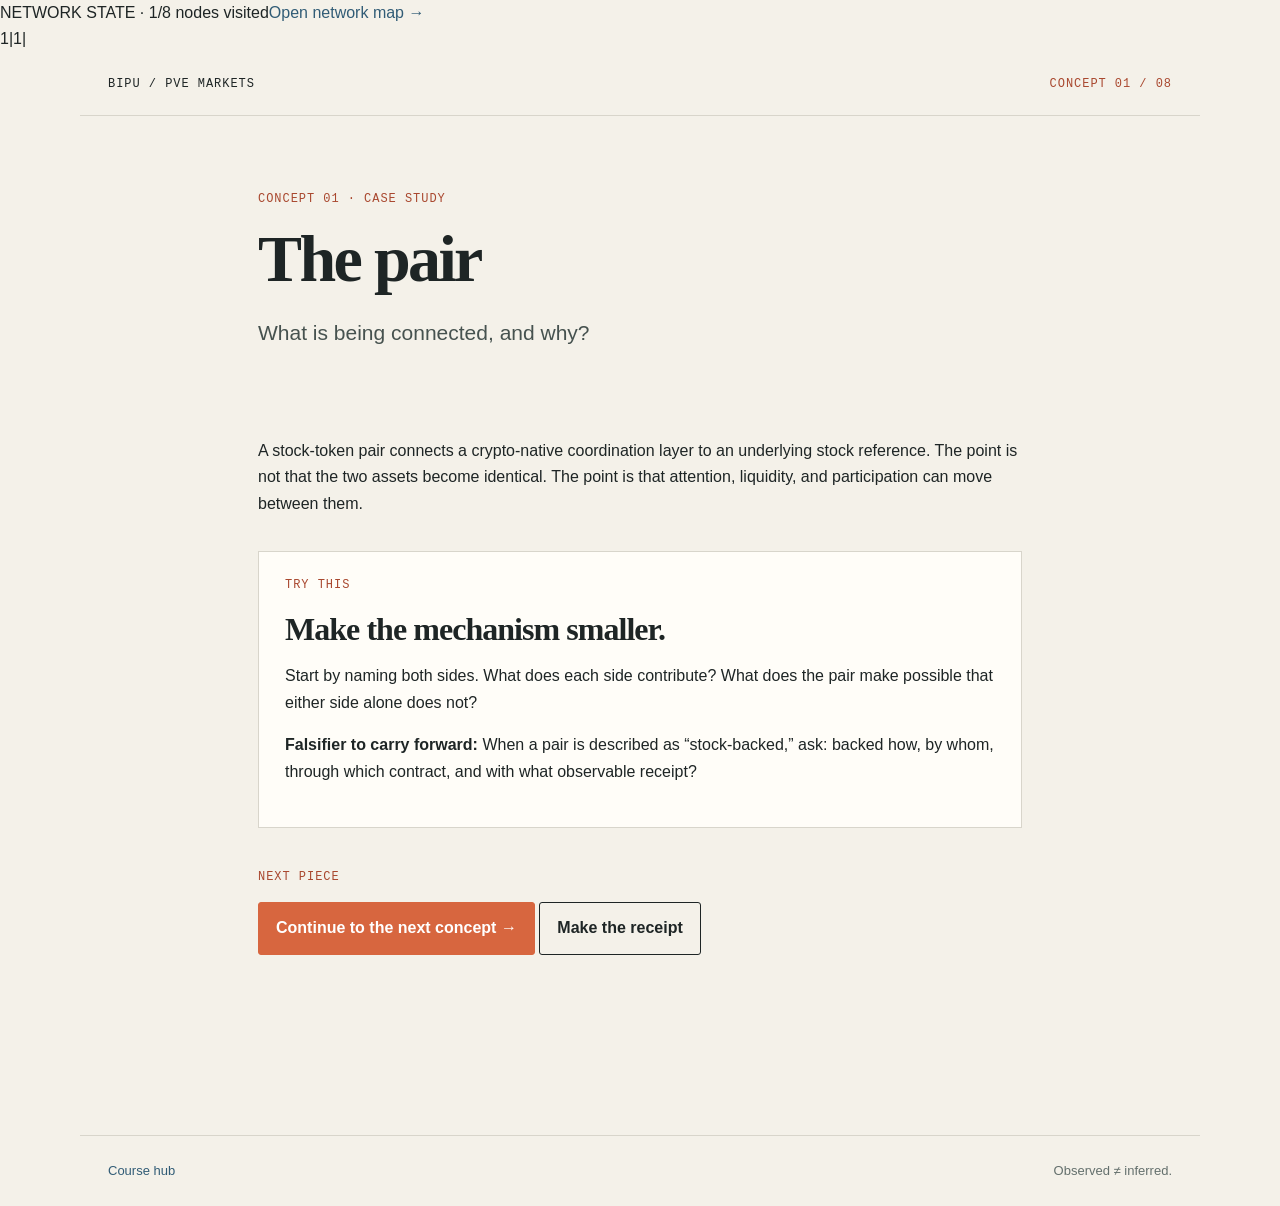
<file: Build In Public University/Courses/PVE Markets - Long Case Study/concepts/01-the-pair.html>
1|1|<!doctype html><html lang="en"><head><meta charset="utf-8"><meta name="viewport" content="width=device-width,initial-scale=1"><title>The pair — PVE Markets</title><link rel="stylesheet" href="../assets/style.css"></head><body data-node="pair"><header class="site-header"><a class="wordmark" href="../index.html">BIPU / PVE MARKETS</a><span class="status">CONCEPT 01 / 08</span></header><main class="shell narrow"><p class="eyebrow">CONCEPT 01 · CASE STUDY</p><h1>The pair</h1><p class="lede">What is being connected, and why?</p><section class="section"><p>A stock-token pair connects a crypto-native coordination layer to an underlying stock reference. The point is not that the two assets become identical. The point is that attention, liquidity, and participation can move between them.</p><div class="prompt-card"><p class="eyebrow">TRY THIS</p><h2>Make the mechanism smaller.</h2><p>Start by naming both sides. What does each side contribute? What does the pair make possible that either side alone does not?</p><p><strong>Falsifier to carry forward:</strong> When a pair is described as “stock-backed,” ask: backed how, by whom, through which contract, and with what observable receipt?</p></div><p class="eyebrow">NEXT PIECE</p><a class="button primary" href="../concepts/02-pve-vs-pvp.html">Continue to the next concept →</a> <a class="button" href="../assignment.html">Make the receipt</a></section></main><footer class="site-footer"><a href="../index.html">Course hub</a><span>Observed ≠ inferred.</span></footer><script src="../assets/network.js"></script></body></html>
</file>
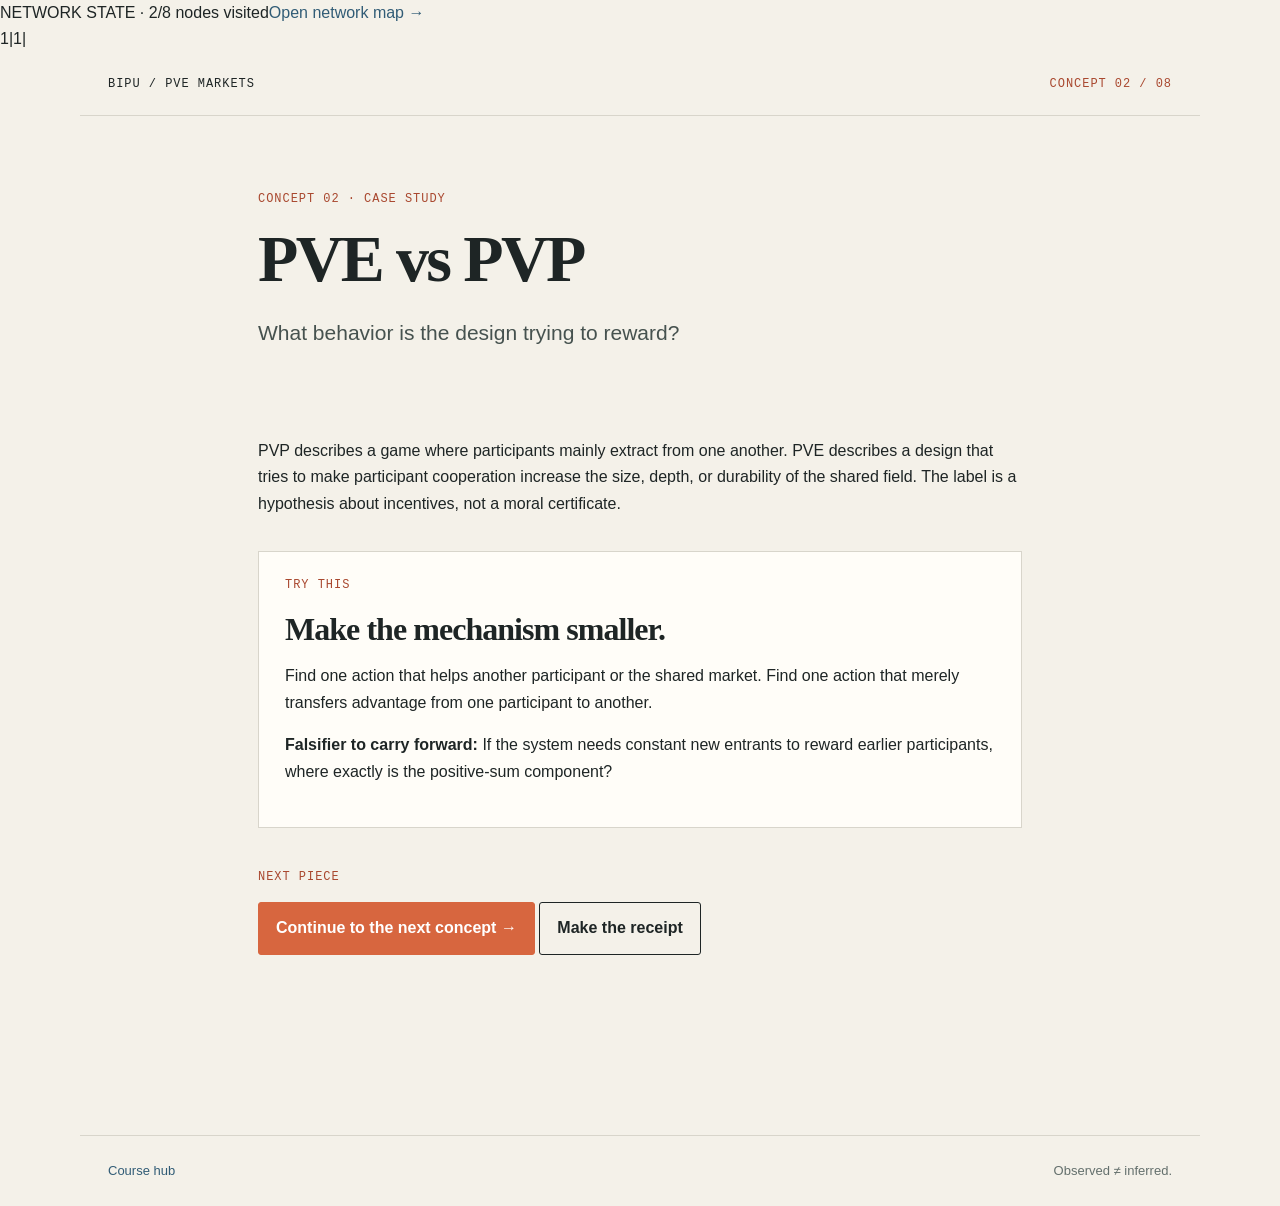
<file: Build In Public University/Courses/PVE Markets - Long Case Study/concepts/02-pve-vs-pvp.html>
1|1|<!doctype html><html lang="en"><head><meta charset="utf-8"><meta name="viewport" content="width=device-width,initial-scale=1"><title>PVE vs PVP — PVE Markets</title><link rel="stylesheet" href="../assets/style.css"></head><body data-node="pve"><header class="site-header"><a class="wordmark" href="../index.html">BIPU / PVE MARKETS</a><span class="status">CONCEPT 02 / 08</span></header><main class="shell narrow"><p class="eyebrow">CONCEPT 02 · CASE STUDY</p><h1>PVE vs PVP</h1><p class="lede">What behavior is the design trying to reward?</p><section class="section"><p>PVP describes a game where participants mainly extract from one another. PVE describes a design that tries to make participant cooperation increase the size, depth, or durability of the shared field. The label is a hypothesis about incentives, not a moral certificate.</p><div class="prompt-card"><p class="eyebrow">TRY THIS</p><h2>Make the mechanism smaller.</h2><p>Find one action that helps another participant or the shared market. Find one action that merely transfers advantage from one participant to another.</p><p><strong>Falsifier to carry forward:</strong> If the system needs constant new entrants to reward earlier participants, where exactly is the positive-sum component?</p></div><p class="eyebrow">NEXT PIECE</p><a class="button primary" href="../concepts/03-compounding-loop.html">Continue to the next concept →</a> <a class="button" href="../assignment.html">Make the receipt</a></section></main><footer class="site-footer"><a href="../index.html">Course hub</a><span>Observed ≠ inferred.</span></footer><script src="../assets/network.js"></script></body></html>
</file>
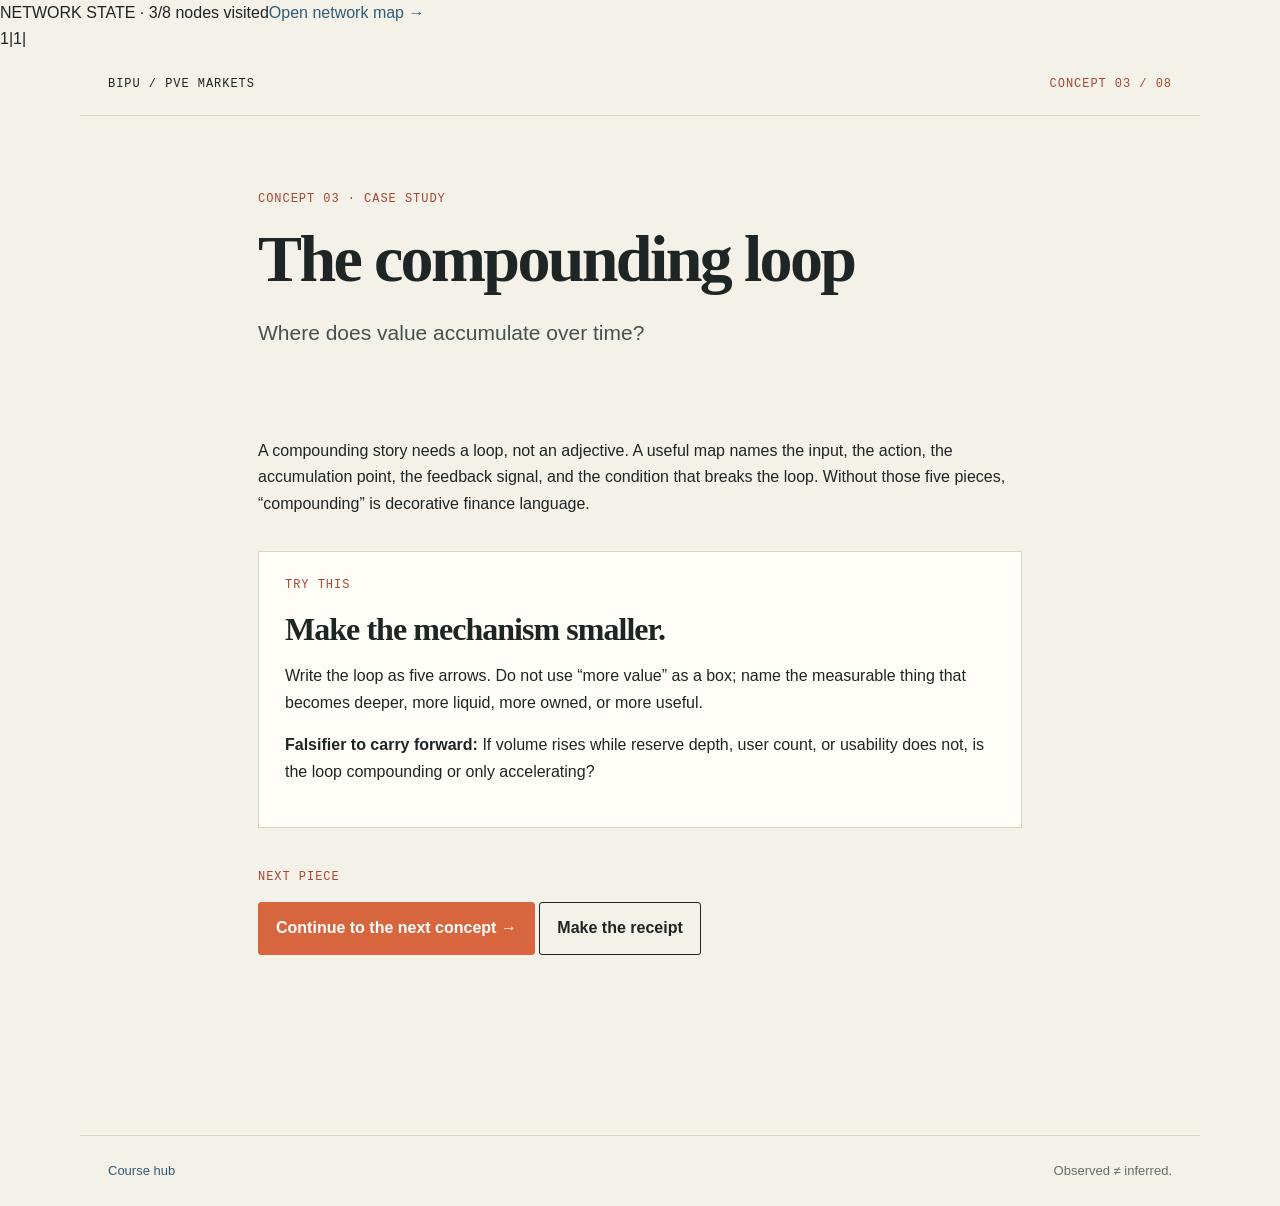
<file: Build In Public University/Courses/PVE Markets - Long Case Study/concepts/03-compounding-loop.html>
1|1|<!doctype html><html lang="en"><head><meta charset="utf-8"><meta name="viewport" content="width=device-width,initial-scale=1"><title>The compounding loop — PVE Markets</title><link rel="stylesheet" href="../assets/style.css"></head><body data-node="loop"><header class="site-header"><a class="wordmark" href="../index.html">BIPU / PVE MARKETS</a><span class="status">CONCEPT 03 / 08</span></header><main class="shell narrow"><p class="eyebrow">CONCEPT 03 · CASE STUDY</p><h1>The compounding loop</h1><p class="lede">Where does value accumulate over time?</p><section class="section"><p>A compounding story needs a loop, not an adjective. A useful map names the input, the action, the accumulation point, the feedback signal, and the condition that breaks the loop. Without those five pieces, “compounding” is decorative finance language.</p><div class="prompt-card"><p class="eyebrow">TRY THIS</p><h2>Make the mechanism smaller.</h2><p>Write the loop as five arrows. Do not use “more value” as a box; name the measurable thing that becomes deeper, more liquid, more owned, or more useful.</p><p><strong>Falsifier to carry forward:</strong> If volume rises while reserve depth, user count, or usability does not, is the loop compounding or only accelerating?</p></div><p class="eyebrow">NEXT PIECE</p><a class="button primary" href="../concepts/04-community-vault.html">Continue to the next concept →</a> <a class="button" href="../assignment.html">Make the receipt</a></section></main><footer class="site-footer"><a href="../index.html">Course hub</a><span>Observed ≠ inferred.</span></footer><script src="../assets/network.js"></script></body></html>
</file>
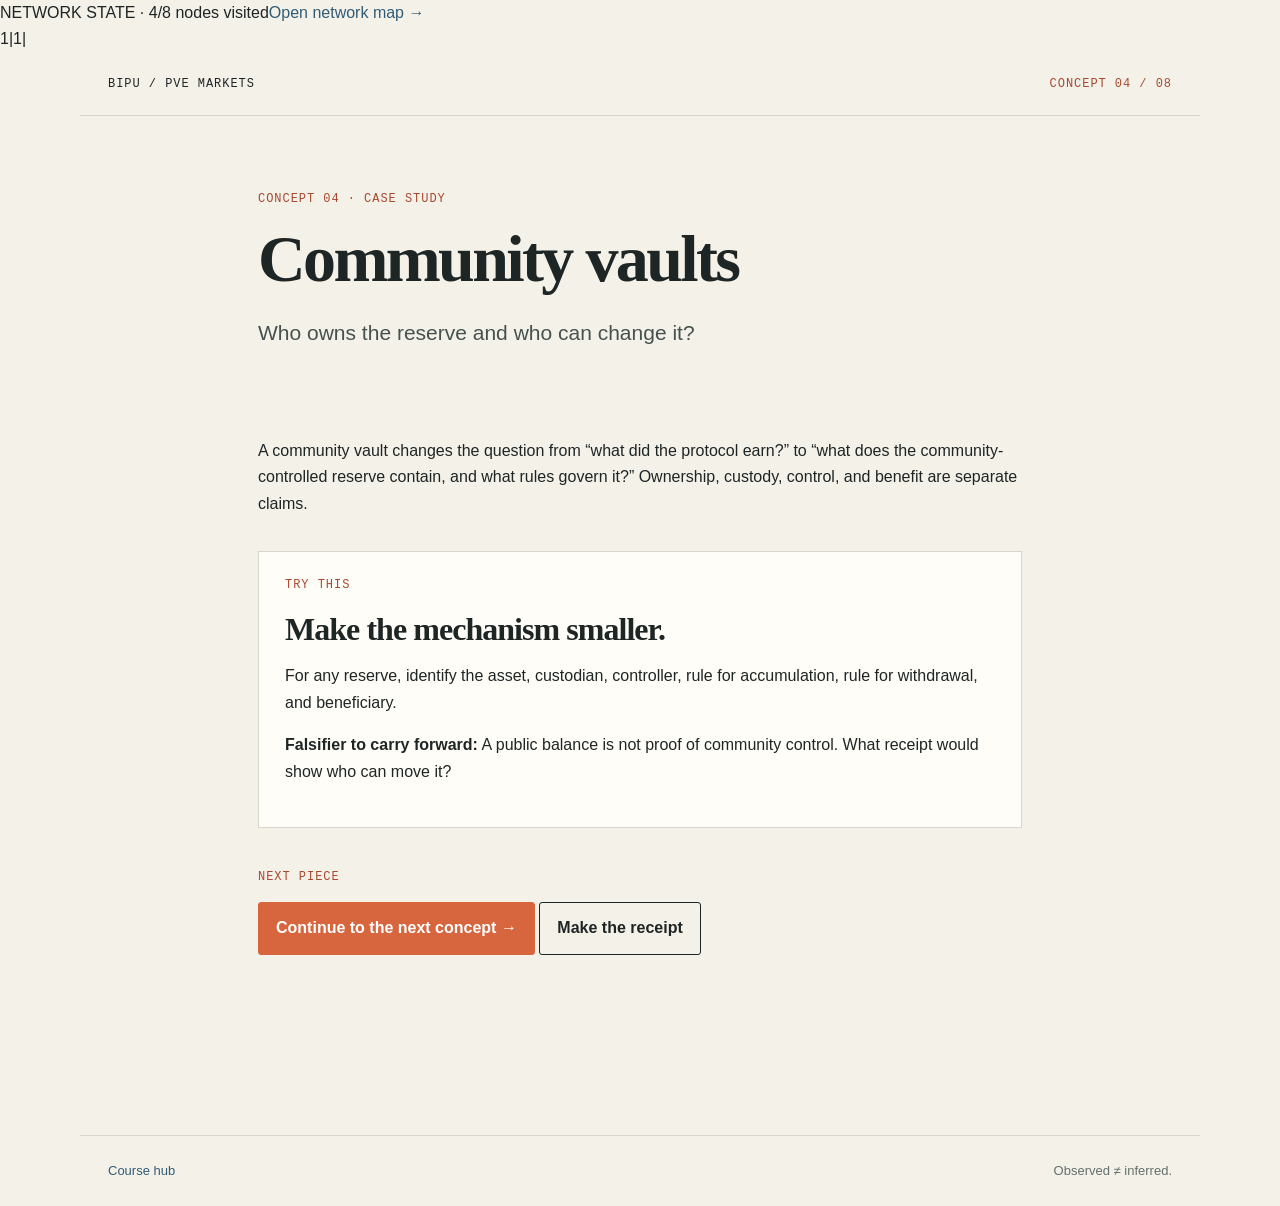
<file: Build In Public University/Courses/PVE Markets - Long Case Study/concepts/04-community-vault.html>
1|1|<!doctype html><html lang="en"><head><meta charset="utf-8"><meta name="viewport" content="width=device-width,initial-scale=1"><title>Community vaults — PVE Markets</title><link rel="stylesheet" href="../assets/style.css"></head><body data-node="vault"><header class="site-header"><a class="wordmark" href="../index.html">BIPU / PVE MARKETS</a><span class="status">CONCEPT 04 / 08</span></header><main class="shell narrow"><p class="eyebrow">CONCEPT 04 · CASE STUDY</p><h1>Community vaults</h1><p class="lede">Who owns the reserve and who can change it?</p><section class="section"><p>A community vault changes the question from “what did the protocol earn?” to “what does the community-controlled reserve contain, and what rules govern it?” Ownership, custody, control, and benefit are separate claims.</p><div class="prompt-card"><p class="eyebrow">TRY THIS</p><h2>Make the mechanism smaller.</h2><p>For any reserve, identify the asset, custodian, controller, rule for accumulation, rule for withdrawal, and beneficiary.</p><p><strong>Falsifier to carry forward:</strong> A public balance is not proof of community control. What receipt would show who can move it?</p></div><p class="eyebrow">NEXT PIECE</p><a class="button primary" href="../concepts/05-liquidity.html">Continue to the next concept →</a> <a class="button" href="../assignment.html">Make the receipt</a></section></main><footer class="site-footer"><a href="../index.html">Course hub</a><span>Observed ≠ inferred.</span></footer><script src="../assets/network.js"></script></body></html>
</file>
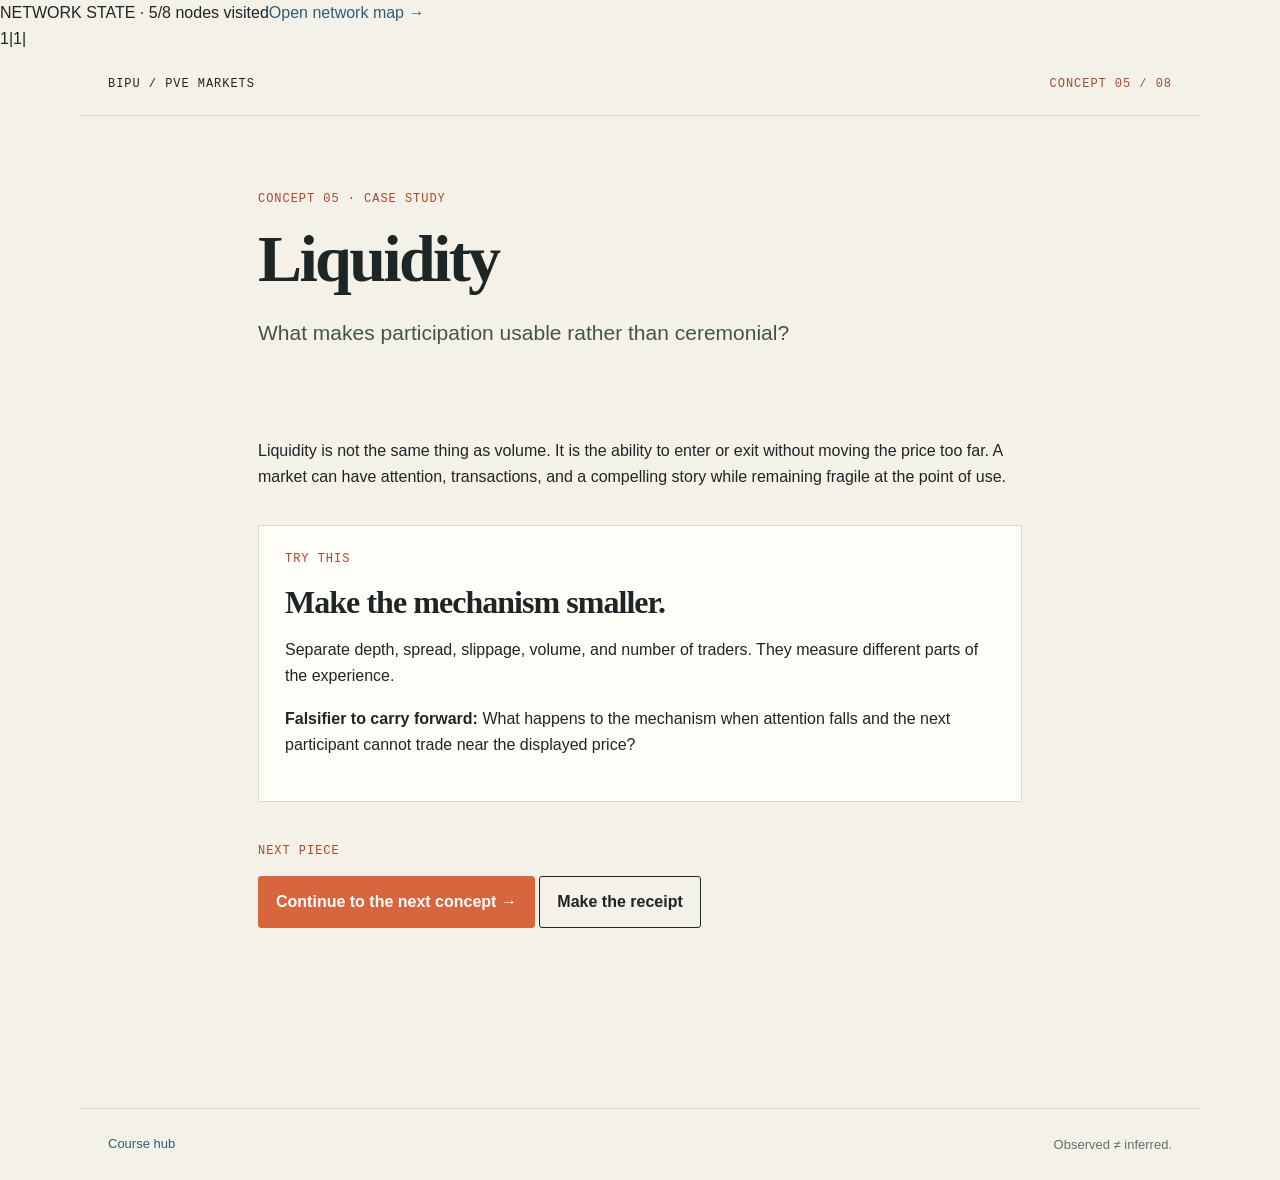
<file: Build In Public University/Courses/PVE Markets - Long Case Study/concepts/05-liquidity.html>
1|1|<!doctype html><html lang="en"><head><meta charset="utf-8"><meta name="viewport" content="width=device-width,initial-scale=1"><title>Liquidity — PVE Markets</title><link rel="stylesheet" href="../assets/style.css"></head><body data-node="liquidity"><header class="site-header"><a class="wordmark" href="../index.html">BIPU / PVE MARKETS</a><span class="status">CONCEPT 05 / 08</span></header><main class="shell narrow"><p class="eyebrow">CONCEPT 05 · CASE STUDY</p><h1>Liquidity</h1><p class="lede">What makes participation usable rather than ceremonial?</p><section class="section"><p>Liquidity is not the same thing as volume. It is the ability to enter or exit without moving the price too far. A market can have attention, transactions, and a compelling story while remaining fragile at the point of use.</p><div class="prompt-card"><p class="eyebrow">TRY THIS</p><h2>Make the mechanism smaller.</h2><p>Separate depth, spread, slippage, volume, and number of traders. They measure different parts of the experience.</p><p><strong>Falsifier to carry forward:</strong> What happens to the mechanism when attention falls and the next participant cannot trade near the displayed price?</p></div><p class="eyebrow">NEXT PIECE</p><a class="button primary" href="../concepts/06-dashboard-evidence.html">Continue to the next concept →</a> <a class="button" href="../assignment.html">Make the receipt</a></section></main><footer class="site-footer"><a href="../index.html">Course hub</a><span>Observed ≠ inferred.</span></footer><script src="../assets/network.js"></script></body></html>
</file>
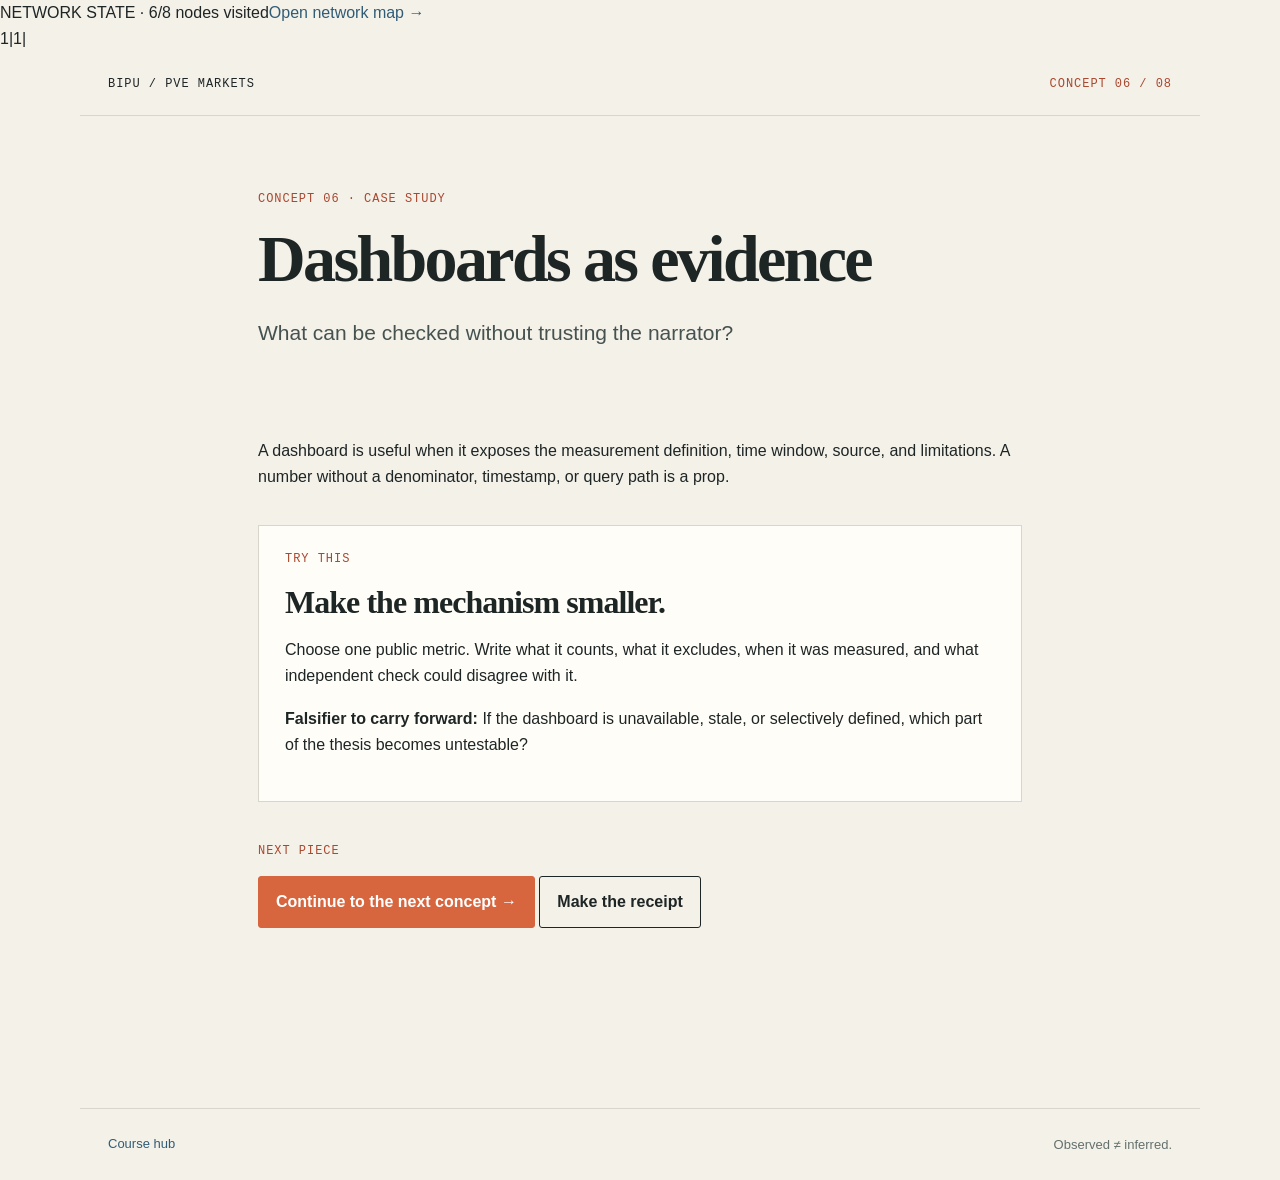
<file: Build In Public University/Courses/PVE Markets - Long Case Study/concepts/06-dashboard-evidence.html>
1|1|<!doctype html><html lang="en"><head><meta charset="utf-8"><meta name="viewport" content="width=device-width,initial-scale=1"><title>Dashboards as evidence — PVE Markets</title><link rel="stylesheet" href="../assets/style.css"></head><body data-node="dashboard"><header class="site-header"><a class="wordmark" href="../index.html">BIPU / PVE MARKETS</a><span class="status">CONCEPT 06 / 08</span></header><main class="shell narrow"><p class="eyebrow">CONCEPT 06 · CASE STUDY</p><h1>Dashboards as evidence</h1><p class="lede">What can be checked without trusting the narrator?</p><section class="section"><p>A dashboard is useful when it exposes the measurement definition, time window, source, and limitations. A number without a denominator, timestamp, or query path is a prop.</p><div class="prompt-card"><p class="eyebrow">TRY THIS</p><h2>Make the mechanism smaller.</h2><p>Choose one public metric. Write what it counts, what it excludes, when it was measured, and what independent check could disagree with it.</p><p><strong>Falsifier to carry forward:</strong> If the dashboard is unavailable, stale, or selectively defined, which part of the thesis becomes untestable?</p></div><p class="eyebrow">NEXT PIECE</p><a class="button primary" href="../concepts/07-safety.html">Continue to the next concept →</a> <a class="button" href="../assignment.html">Make the receipt</a></section></main><footer class="site-footer"><a href="../index.html">Course hub</a><span>Observed ≠ inferred.</span></footer><script src="../assets/network.js"></script></body></html>
</file>
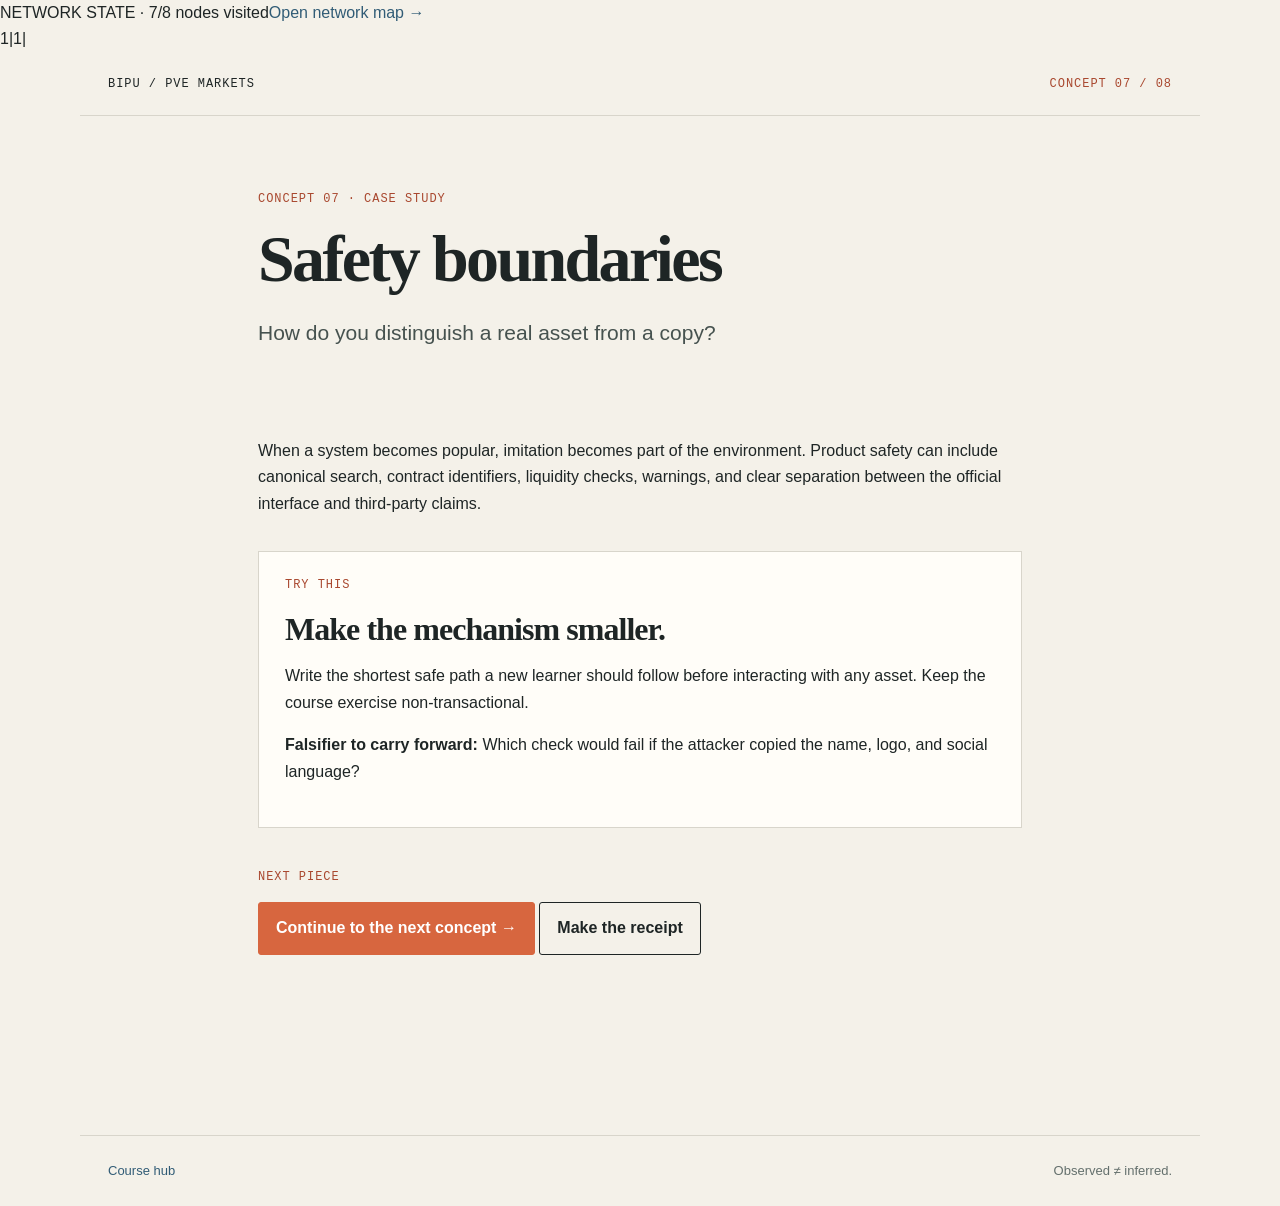
<file: Build In Public University/Courses/PVE Markets - Long Case Study/concepts/07-safety.html>
1|1|<!doctype html><html lang="en"><head><meta charset="utf-8"><meta name="viewport" content="width=device-width,initial-scale=1"><title>Safety boundaries — PVE Markets</title><link rel="stylesheet" href="../assets/style.css"></head><body data-node="safety"><header class="site-header"><a class="wordmark" href="../index.html">BIPU / PVE MARKETS</a><span class="status">CONCEPT 07 / 08</span></header><main class="shell narrow"><p class="eyebrow">CONCEPT 07 · CASE STUDY</p><h1>Safety boundaries</h1><p class="lede">How do you distinguish a real asset from a copy?</p><section class="section"><p>When a system becomes popular, imitation becomes part of the environment. Product safety can include canonical search, contract identifiers, liquidity checks, warnings, and clear separation between the official interface and third-party claims.</p><div class="prompt-card"><p class="eyebrow">TRY THIS</p><h2>Make the mechanism smaller.</h2><p>Write the shortest safe path a new learner should follow before interacting with any asset. Keep the course exercise non-transactional.</p><p><strong>Falsifier to carry forward:</strong> Which check would fail if the attacker copied the name, logo, and social language?</p></div><p class="eyebrow">NEXT PIECE</p><a class="button primary" href="../concepts/08-participation.html">Continue to the next concept →</a> <a class="button" href="../assignment.html">Make the receipt</a></section></main><footer class="site-footer"><a href="../index.html">Course hub</a><span>Observed ≠ inferred.</span></footer><script src="../assets/network.js"></script></body></html>
</file>
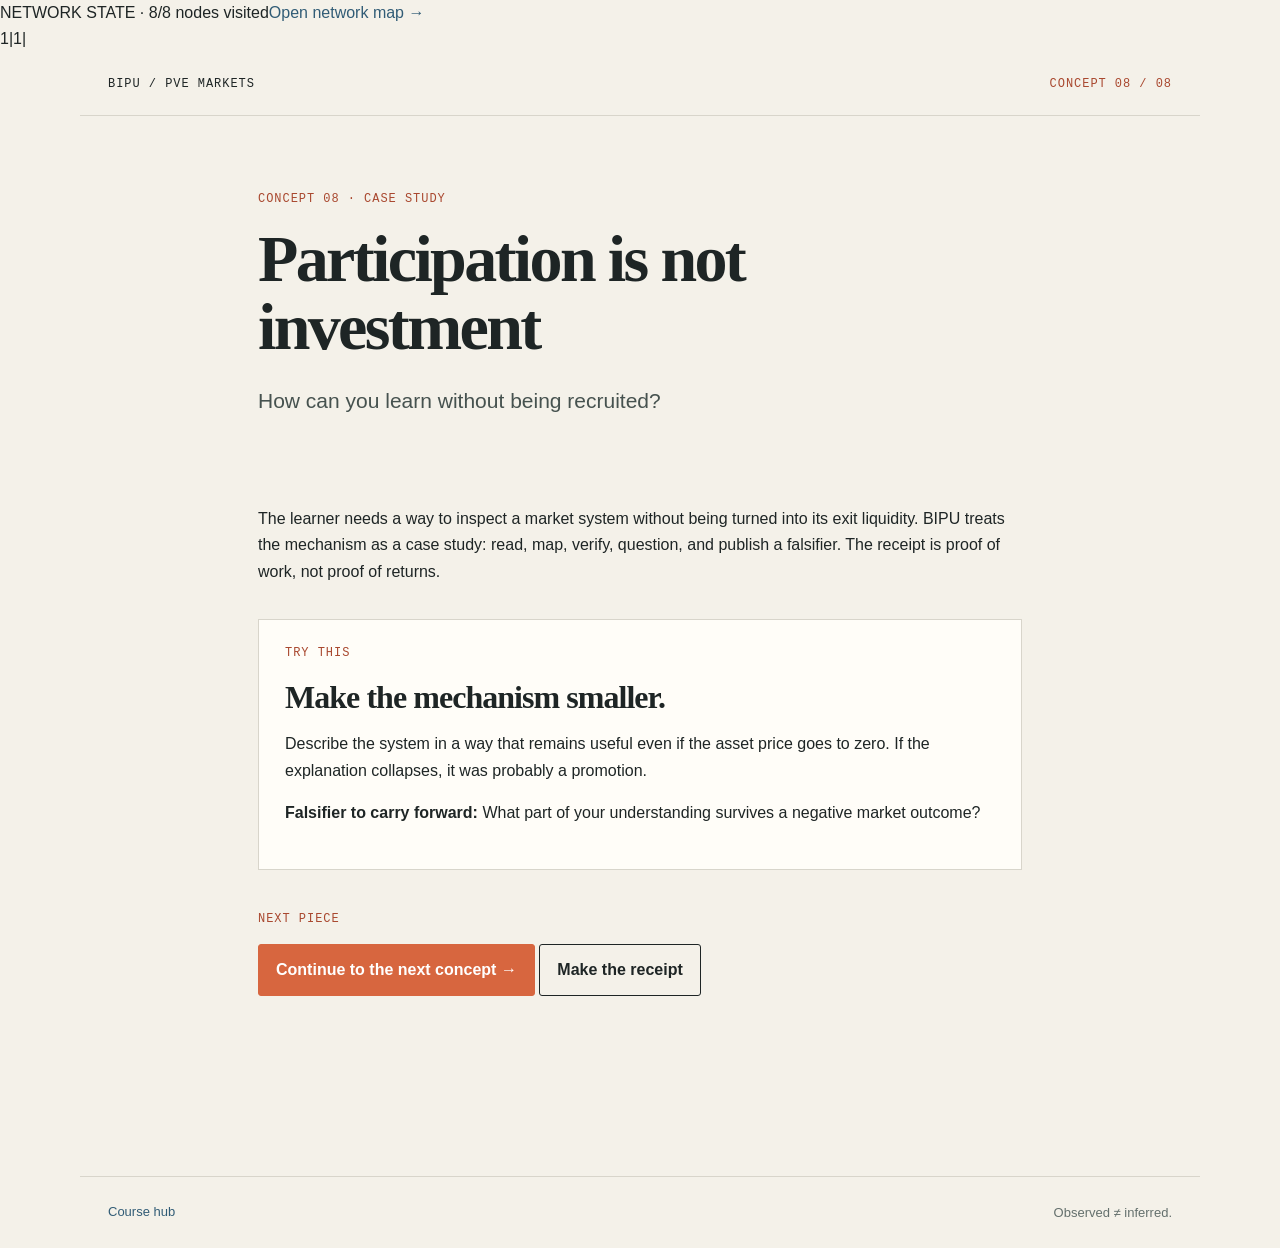
<file: Build In Public University/Courses/PVE Markets - Long Case Study/concepts/08-participation.html>
1|1|<!doctype html><html lang="en"><head><meta charset="utf-8"><meta name="viewport" content="width=device-width,initial-scale=1"><title>Participation is not investment — PVE Markets</title><link rel="stylesheet" href="../assets/style.css"></head><body data-node="participation"><header class="site-header"><a class="wordmark" href="../index.html">BIPU / PVE MARKETS</a><span class="status">CONCEPT 08 / 08</span></header><main class="shell narrow"><p class="eyebrow">CONCEPT 08 · CASE STUDY</p><h1>Participation is not investment</h1><p class="lede">How can you learn without being recruited?</p><section class="section"><p>The learner needs a way to inspect a market system without being turned into its exit liquidity. BIPU treats the mechanism as a case study: read, map, verify, question, and publish a falsifier. The receipt is proof of work, not proof of returns.</p><div class="prompt-card"><p class="eyebrow">TRY THIS</p><h2>Make the mechanism smaller.</h2><p>Describe the system in a way that remains useful even if the asset price goes to zero. If the explanation collapses, it was probably a promotion.</p><p><strong>Falsifier to carry forward:</strong> What part of your understanding survives a negative market outcome?</p></div><p class="eyebrow">NEXT PIECE</p><a class="button primary" href="../concepts/01-the-pair.html">Continue to the next concept →</a> <a class="button" href="../assignment.html">Make the receipt</a></section></main><footer class="site-footer"><a href="../index.html">Course hub</a><span>Observed ≠ inferred.</span></footer><script src="../assets/network.js"></script></body></html>
</file>
<file: Build In Public University/Courses/PVE Markets - Long Case Study/assets/style.css>
:root{--ink:#1e2525;--muted:#64706d;--paper:#f4f1e9;--card:#fffdf8;--line:#d8d5cb;--accent:#d7663f;--accent-dark:#a9482f;--green:#2f6254;--blue:#315c76}*{box-sizing:border-box}body{margin:0;background:var(--paper);color:var(--ink);font:16px/1.65 'Work Sans',sans-serif}a{color:var(--blue);text-decoration:none;border-bottom:1px solid transparent}a:hover{border-color:currentColor}.site-header,.site-footer{max-width:1120px;margin:auto;padding:24px 28px;display:flex;justify-content:space-between;gap:20px;align-items:center}.site-header{border-bottom:1px solid var(--line)}.site-footer{margin-top:70px;border-top:1px solid var(--line);color:var(--muted);font-size:13px}.wordmark,.status,.eyebrow{font:500 12px/1.2 'DM Mono',monospace;letter-spacing:.08em}.wordmark{color:var(--ink);border:0}.status{color:var(--accent-dark)}.shell{max-width:1120px;margin:auto;padding:76px 28px 20px}.narrow{max-width:820px}.hero{max-width:820px}.eyebrow{color:var(--accent-dark);margin:0 0 18px}.hero h1,h1{font:700 clamp(42px,7vw,82px)/1.03 'Libre Baskerville',serif;letter-spacing:-.04em;margin:0 0 24px;max-width:900px}.narrow h1{font-size:clamp(40px,6vw,66px)}h2{font:700 32px/1.15 'Libre Baskerville',serif;letter-spacing:-.03em;margin:0 0 16px}h3{font:700 21px/1.2 'Libre Baskerville',serif;margin:8px 0}.lede{font-size:21px;line-height:1.5;color:#46524f;max-width:700px}.hero-actions,.form-actions{display:flex;flex-wrap:wrap;gap:12px;margin-top:30px}.button{display:inline-block;padding:12px 17px;border:1px solid var(--ink);border-radius:3px;color:var(--ink);font-weight:600;background:transparent}.button:hover{background:#ebe5d8;border-color:var(--accent-dark)}.button.primary{background:var(--accent);border-color:var(--accent);color:#fff}.button.primary:hover{background:var(--accent-dark)}.boundary{border-left:4px solid var(--green);background:#e9eee8;padding:18px 20px;margin:52px 0 70px;max-width:870px}.section{margin:90px 0}.section-heading{max-width:600px;margin-bottom:28px}.loop{display:grid;grid-template-columns:repeat(4,1fr);border-top:1px solid var(--line);border-bottom:1px solid var(--line)}.loop>div{padding:22px 18px;border-right:1px solid var(--line)}.loop>div:last-child{border:0}.loop span,.concept-grid span,.receipt-spec span{font:500 12px 'DM Mono',monospace;color:var(--accent-dark)}.loop strong{display:block;font:700 20px 'Libre Baskerville',serif;margin-top:12px}.loop p,.concept-grid p{color:var(--muted);margin:5px 0 0}.concept-grid{display:grid;grid-template-columns:repeat(4,1fr);gap:12px}.concept-grid a{display:block;background:var(--card);border:1px solid var(--line);padding:22px 20px;min-height:170px;color:var(--ink)}.concept-grid a:hover{border-color:var(--accent);transform:translateY(-2px)}.assignment-callout{display:flex;align-items:center;justify-content:space-between;gap:30px;background:var(--green);color:#f8f5ec;padding:34px 38px;margin:80px 0}.assignment-callout .eyebrow{color:#e7b095}.assignment-callout h2{max-width:580px}.assignment-callout p:not(.eyebrow){max-width:650px;color:#dbe5dc}.sources{max-width:700px}.sources li{margin:10px 0}.sources a{color:var(--blue)}.prompt-card,.receipt-spec{background:var(--card);border:1px solid var(--line);padding:26px;margin:34px 0 42px}.prompt-card li{margin:13px 0}label{display:block;font-weight:600;margin:26px 0}label span{display:block;color:var(--muted);font-size:14px;font-weight:400;margin:4px 0 8px}textarea,input,select{width:100%;font:16px/1.5 'Work Sans',sans-serif;color:var(--ink);background:var(--card);border:1px solid #bbb9b0;border-radius:3px;padding:13px}textarea{min-height:115px;resize:vertical}select{height:48px}.receipt-output{background:#e9eee8;border:1px solid #b6c7b8;padding:28px;margin-top:44px}.receipt-head{margin-bottom:16px}.receipt-head .eyebrow{margin-bottom:5px}.receipt-output pre,.code-block{white-space:pre-wrap;overflow:auto;background:#1f2927;color:#e9eee8;padding:18px;font:13px/1.55 'DM Mono',monospace;margin:20px 0}.receipt-spec{display:grid;grid-template-columns:repeat(2,1fr);gap:0;padding:0}.receipt-spec>div{padding:24px;border-right:1px solid var(--line);border-bottom:1px solid var(--line)}.receipt-spec>div:nth-child(even){border-right:0}.receipt-spec h2{font-size:24px;margin:10px 0 5px}.receipt-spec p{margin:0;color:var(--muted)}@media(max-width:760px){.site-header,.site-footer{padding:20px}.status{display:none}.shell{padding:52px 20px 10px}.loop,.concept-grid{grid-template-columns:1fr 1fr}.loop>div:nth-child(2){border-right:0}.loop>div{border-bottom:1px solid var(--line)}.assignment-callout{display:block;padding:28px;margin:55px 0}.assignment-callout .button{margin-top:15px}.receipt-spec{grid-template-columns:1fr}.receipt-spec>div{border-right:0}.hero h1{font-size:47px}.lede{font-size:18px}}@media(max-width:480px){.loop,.concept-grid{grid-template-columns:1fr}.loop>div{border-right:0}.hero h1{font-size:40px}.section{margin:65px 0}}
</file>
